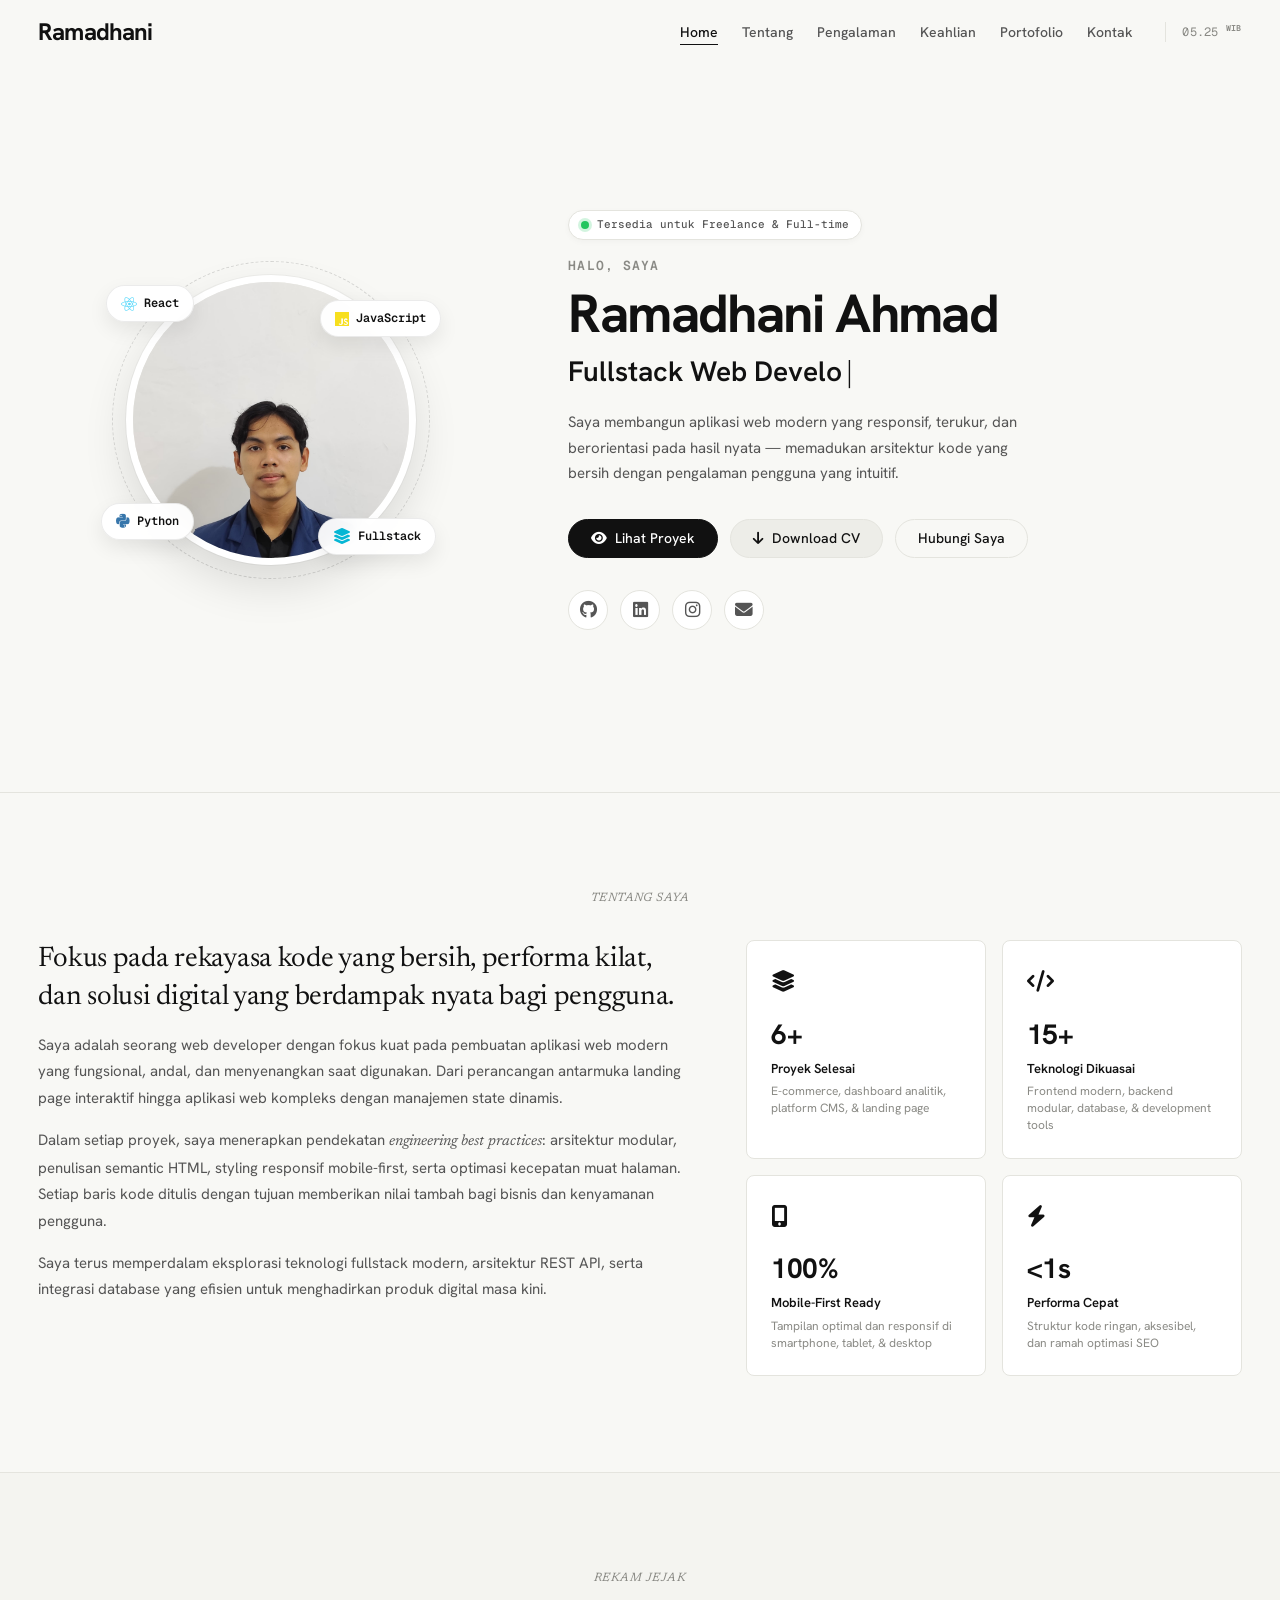
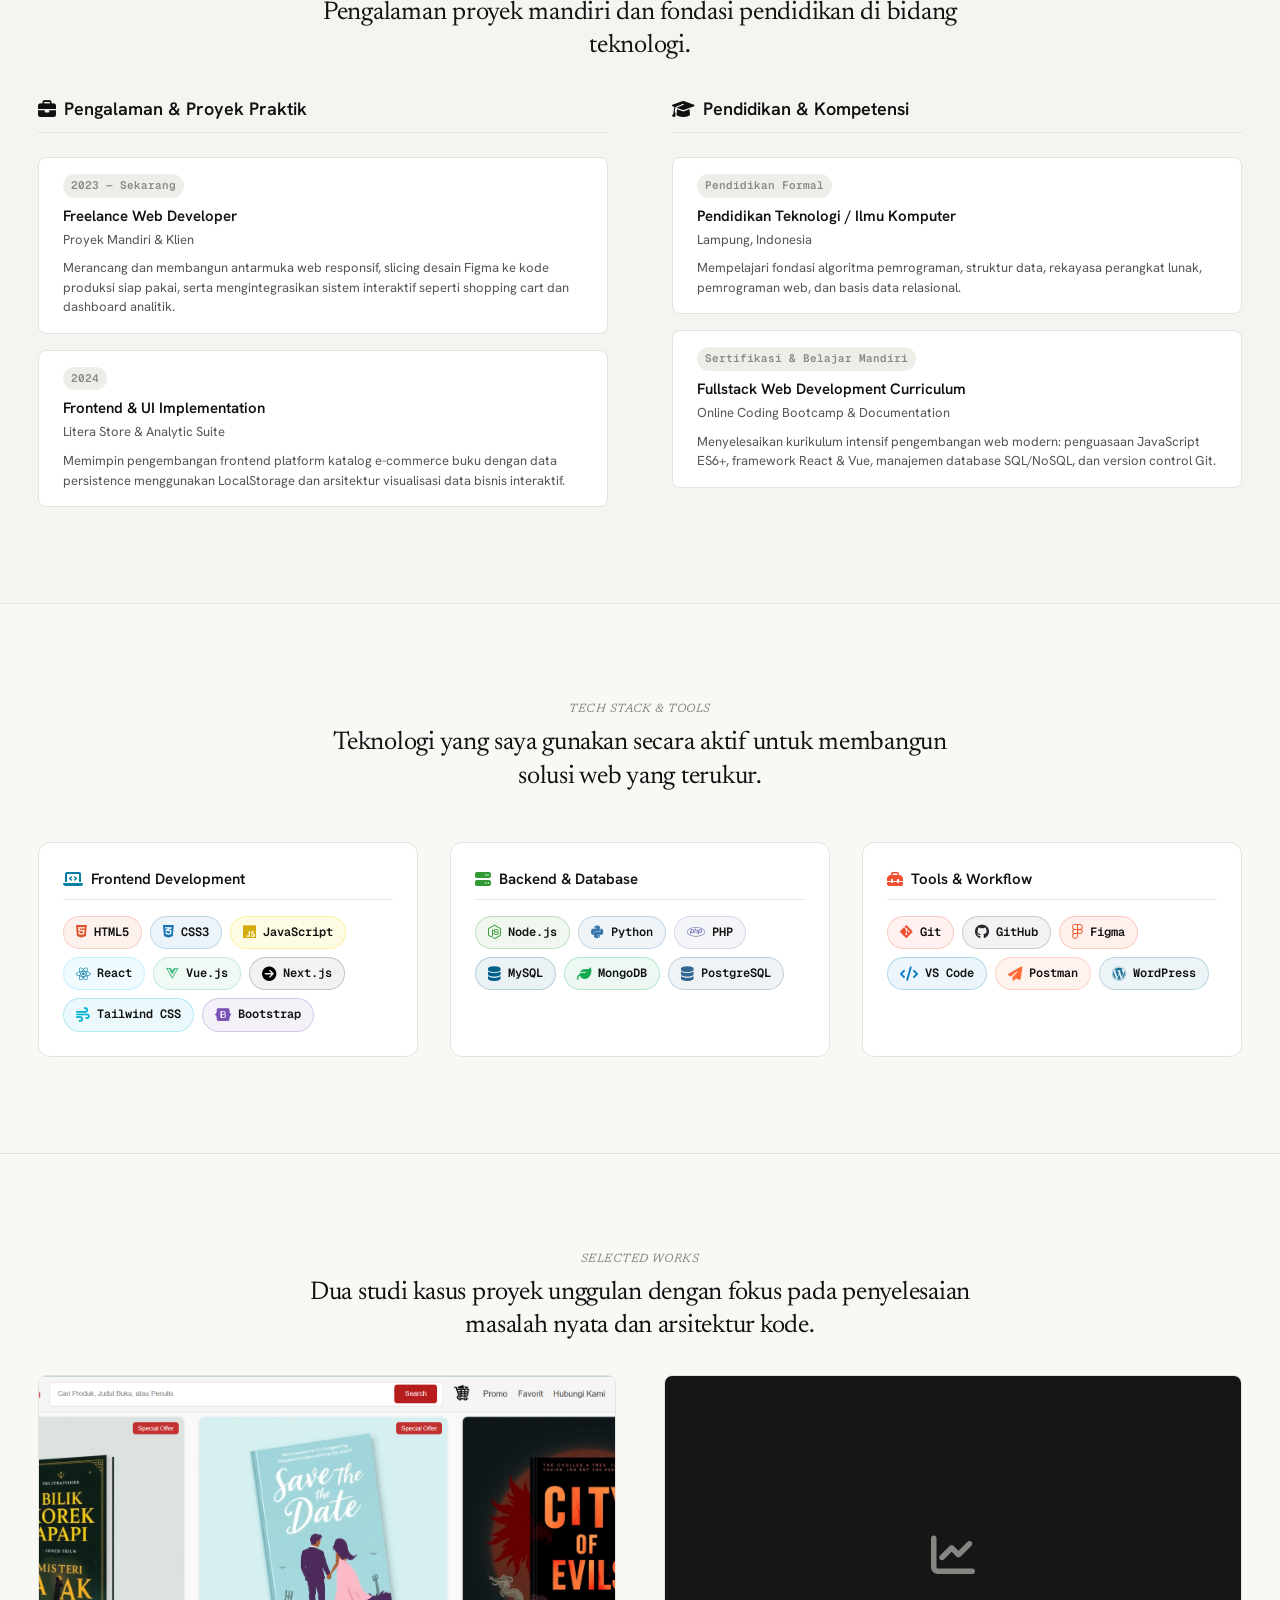
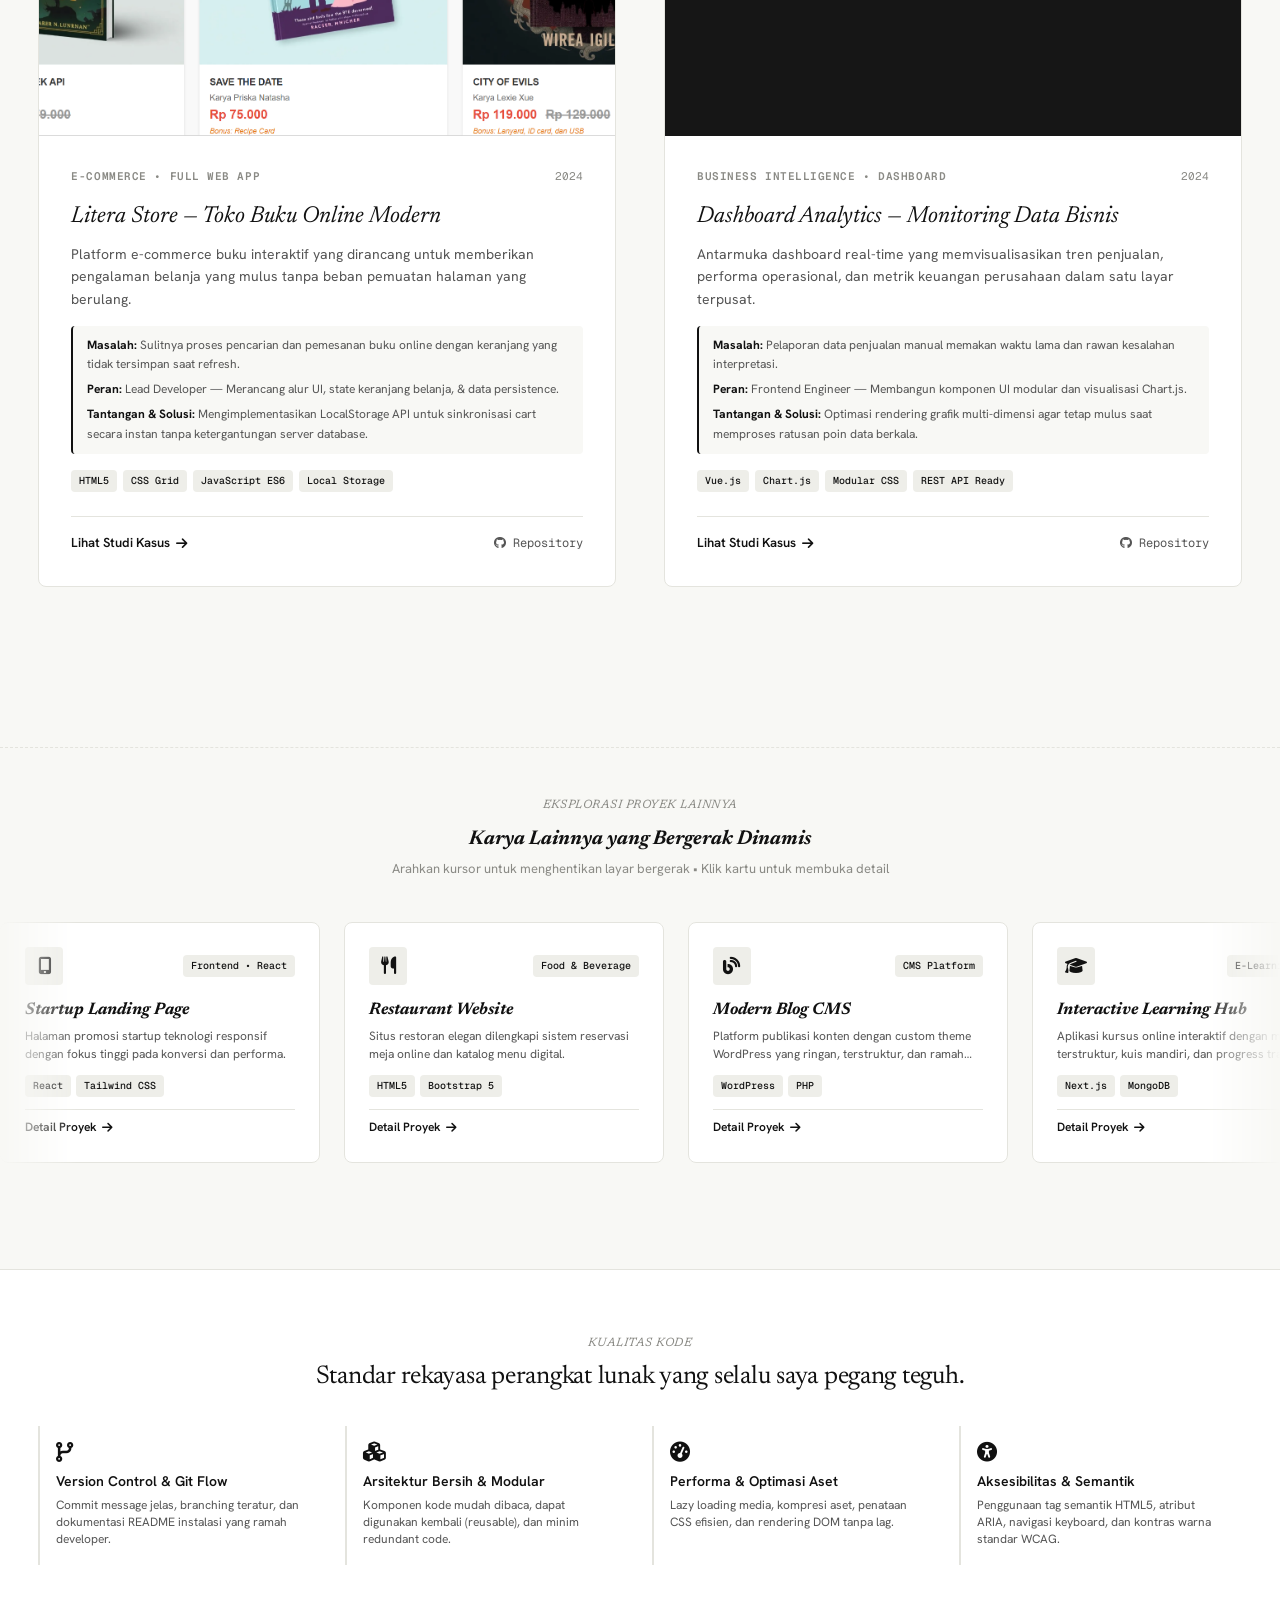
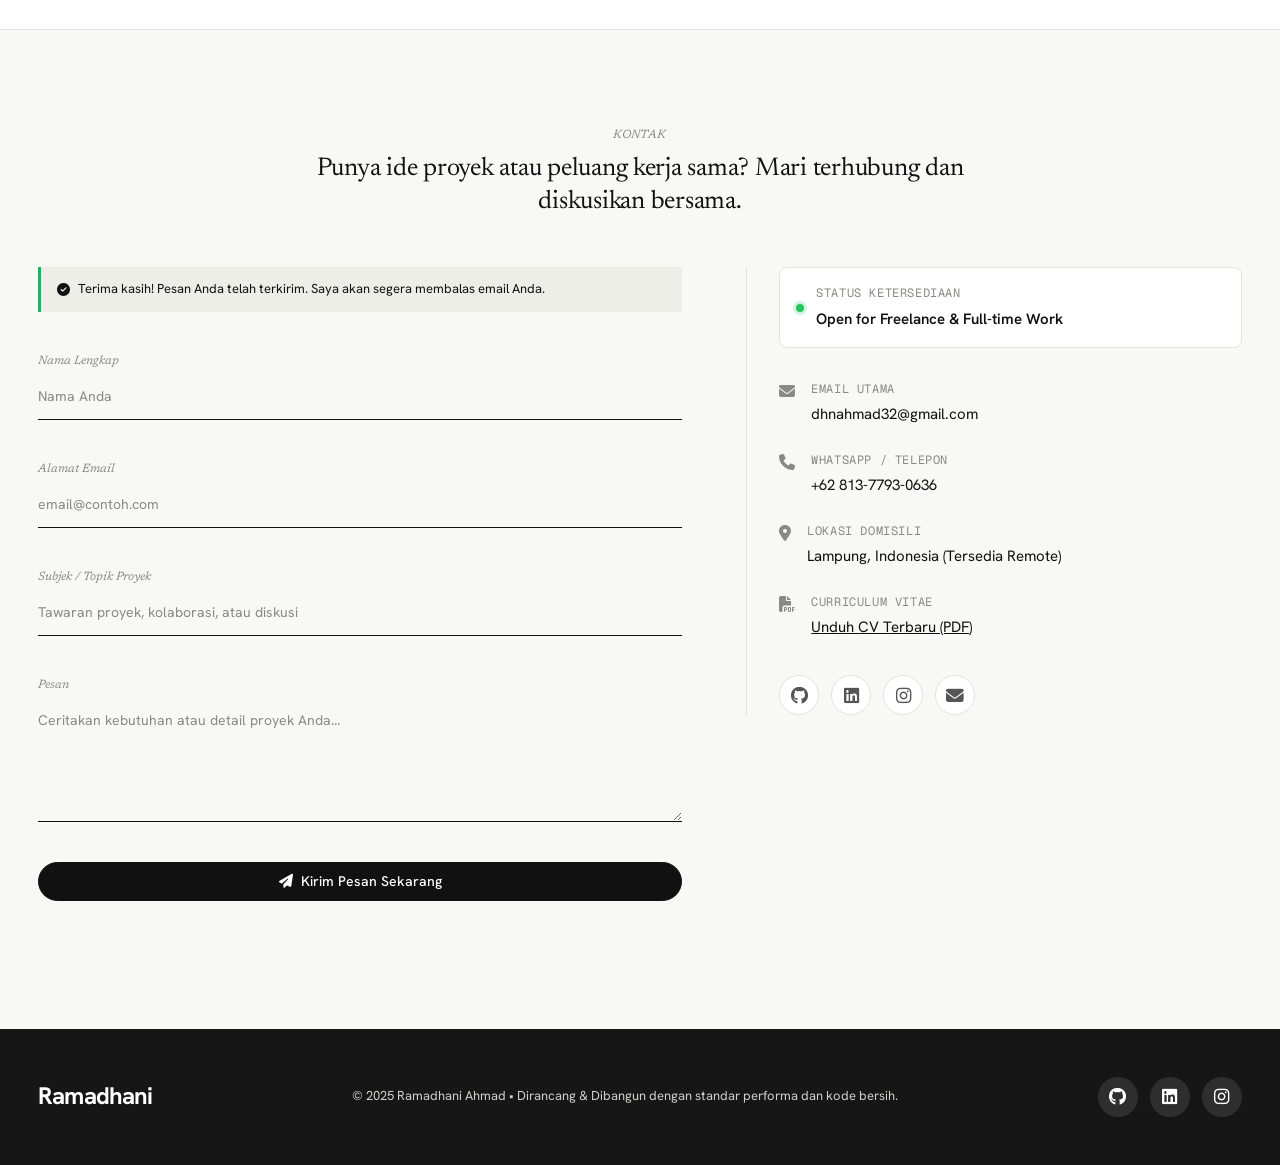
<file: index.html>
<!DOCTYPE html>
<html lang="id">
<head>
    <meta charset="UTF-8">
    <meta name="viewport" content="width=device-width, initial-scale=1.0">
    <title>Ramadhani Ahmad — Fullstack Web Developer Portfolio</title>
    <meta name="description" content="Portofolio Ramadhani Ahmad — Fullstack Web Developer yang membangun aplikasi web modern, responsif, terukur, dan berorientasi pada hasil nyata.">
    <meta name="keywords" content="Ramadhani Ahmad, Web Developer, Fullstack Developer, Frontend Developer, Portofolio, HTML, CSS, JavaScript, React, Vue, PHP, Tailwind">
    <meta name="author" content="Ramadhani Ahmad">

    <!-- Open Graph / Facebook / LinkedIn -->
    <meta property="og:type" content="website">
    <meta property="og:url" content="https://dhani57.github.io/">
    <meta property="og:title" content="Ramadhani Ahmad — Fullstack Web Developer">
    <meta property="og:description" content="Membangun website modern, responsif, dan user-friendly dengan arsitektur kode yang bersih.">
    <meta property="og:image" content="assets/images/PasFoto.jpg">

    <!-- Twitter -->
    <meta property="twitter:card" content="summary_large_image">
    <meta property="twitter:url" content="https://dhani57.github.io/">
    <meta property="twitter:title" content="Ramadhani Ahmad — Fullstack Web Developer">
    <meta property="twitter:description" content="Membangun website modern, responsif, dan user-friendly dengan arsitektur kode yang bersih.">
    <meta property="twitter:image" content="assets/images/PasFoto.jpg">

    <!-- Google Fonts -->
    <link rel="preconnect" href="https://fonts.googleapis.com">
    <link rel="preconnect" href="https://fonts.gstatic.com" crossorigin>
    <link href="https://fonts.googleapis.com/css2?family=Hanken+Grotesk:wght@300;400;500;600;700&family=Newsreader:ital,wght@0,400;1,400;1,500&family=Geist+Mono:wght@400;500;600&display=swap" rel="stylesheet">
    
    <!-- Font Awesome Icons -->
    <link rel="stylesheet" href="https://cdnjs.cloudflare.com/ajax/libs/font-awesome/6.4.0/css/all.min.css">
    
    <!-- Main Stylesheet -->
    <link rel="stylesheet" href="css/styles.css">
</head>
<body>

    <!-- ===== HEADER ===== -->
    <header class="site-header" id="site-header">
        <div class="header-inner">
            <a href="#home" class="site-logo">Ramadhani</a>

            <nav class="site-nav" aria-label="Navigasi utama">
                <ul class="nav-list">
                    <li><a href="#home" class="nav-link active">Home</a></li>
                    <li><a href="#about" class="nav-link">Tentang</a></li>
                    <li><a href="#experience" class="nav-link">Pengalaman</a></li>
                    <li><a href="#skills" class="nav-link">Keahlian</a></li>
                    <li><a href="#portfolio" class="nav-link">Portofolio</a></li>
                    <li><a href="#contact" class="nav-link">Kontak</a></li>
                </ul>
                <span class="nav-clock" id="nav-clock" aria-label="Waktu WIB"></span>
            </nav>

            <button class="hamburger" id="hamburger" aria-label="Buka menu" aria-expanded="false" aria-controls="mobile-menu">
                <span></span>
                <span></span>
                <span></span>
            </button>
        </div>

        <!-- Mobile Menu -->
        <div class="mobile-menu" id="mobile-menu" aria-hidden="true">
            <ul class="mobile-nav-list">
                <li><a href="#home" class="mobile-nav-link">Home</a></li>
                <li><a href="#about" class="mobile-nav-link">Tentang</a></li>
                <li><a href="#experience" class="mobile-nav-link">Pengalaman</a></li>
                <li><a href="#skills" class="mobile-nav-link">Keahlian</a></li>
                <li><a href="#portfolio" class="mobile-nav-link">Portofolio</a></li>
                <li><a href="#contact" class="mobile-nav-link">Kontak</a></li>
            </ul>
        </div>
    </header>

    <main>

        <!-- ===== HERO SECTION (PAS FOTO DI SEBELAH KIRI DENGAN ANIMASI) ===== -->
        <section id="home" class="section-hero reveal">
            <div class="hero-grid">

                <!-- Left Column: PasFoto with Glow Frame & Animated Floating Tech Badges -->
                <div class="hero-visual-col">
                    <div class="hero-avatar-wrapper">
                        <div class="hero-avatar-aura"></div>
                        <div class="hero-avatar-frame">
                            <img src="assets/images/PasFoto.jpg" alt="Pas Foto Ramadhani Ahmad" loading="eager">
                        </div>

                        <!-- Floating Animated Tech Badges -->
                        <div class="floating-badge badge-react">
                            <i class="fab fa-react"></i>
                            <span>React</span>
                        </div>
                        <div class="floating-badge badge-js">
                            <i class="fab fa-js"></i>
                            <span>JavaScript</span>
                        </div>
                        <div class="floating-badge badge-python">
                            <i class="fab fa-python"></i>
                            <span>Python</span>
                        </div>
                        <div class="floating-badge badge-fullstack">
                            <i class="fas fa-layer-group"></i>
                            <span>Fullstack</span>
                        </div>
                    </div>
                </div>

                <!-- Right Column: Hero Intro Content -->
                <div class="hero-content-col">
                    <div class="hero-status-pill">
                        <span class="status-dot"></span>
                        <span>Tersedia untuk Freelance &amp; Full-time</span>
                    </div>

                    <p class="hero-eyebrow">HALO, SAYA</p>
                    <h1 class="hero-name">Ramadhani Ahmad</h1>

                    <div class="hero-role-wrapper">
                        <span class="hero-role-text">Fullstack Web Developer</span>
                        <span class="hero-role-cursor">|</span>
                    </div>

                    <p class="hero-description">
                        Saya membangun aplikasi web modern yang responsif, terukur, dan berorientasi pada hasil nyata — memadukan arsitektur kode yang bersih dengan pengalaman pengguna yang intuitif.
                    </p>

                    <div class="hero-actions">
                        <a href="#portfolio" class="btn-pill btn-pill--primary">
                            <i class="fas fa-eye"></i>
                            <span>Lihat Proyek</span>
                        </a>
                        <a href="assets/images/PasFoto.jpg" class="btn-pill btn-pill--accent" download="CV-Ramadhani-Ahmad.pdf">
                            <i class="fas fa-arrow-down"></i>
                            <span>Download CV</span>
                        </a>
                        <a href="#contact" class="btn-pill">
                            <span>Hubungi Saya</span>
                        </a>
                    </div>

                    <div class="hero-social-list">
                        <a href="https://github.com/dhani57" target="_blank" rel="noopener" aria-label="GitHub Ramadhani" class="social-pill-link">
                            <i class="fab fa-github"></i>
                        </a>
                        <a href="https://www.linkedin.com/in/ramadhani-ahmad/" target="_blank" rel="noopener" aria-label="LinkedIn Ramadhani" class="social-pill-link">
                            <i class="fab fa-linkedin"></i>
                        </a>
                        <a href="https://www.instagram.com/ramadhnii_ahmd/" target="_blank" rel="noopener" aria-label="Instagram Ramadhani" class="social-pill-link">
                            <i class="fab fa-instagram"></i>
                        </a>
                        <a href="mailto:dhnahmad32@gmail.com" aria-label="Email Ramadhani" class="social-pill-link">
                            <i class="fas fa-envelope"></i>
                        </a>
                    </div>
                </div>

            </div>
        </section>

        <!-- ===== ABOUT SECTION (FOTO HANYA 1 DI HERO, TAMPILAN EDITORIAL + METRIK) ===== -->
        <section id="about" class="section-about reveal">
            <div class="container">
                <p class="eyebrow"><em>Tentang Saya</em></p>
                <div class="about-editorial-wrap">
                    
                    <div class="about-narrative">
                        <h2 class="statement">
                            Fokus pada rekayasa kode yang bersih, performa kilat, dan solusi digital yang berdampak nyata bagi pengguna.
                        </h2>
                        <p class="body-text">
                            Saya adalah seorang web developer dengan fokus kuat pada pembuatan aplikasi web modern yang fungsional, andal, dan menyenangkan saat digunakan. Dari perancangan antarmuka landing page interaktif hingga aplikasi web kompleks dengan manajemen state dinamis.
                        </p>
                        <p class="body-text">
                            Dalam setiap proyek, saya menerapkan pendekatan <em>engineering best practices</em>: arsitektur modular, penulisan semantic HTML, styling responsif mobile-first, serta optimasi kecepatan muat halaman. Setiap baris kode ditulis dengan tujuan memberikan nilai tambah bagi bisnis dan kenyamanan pengguna.
                        </p>
                        <p class="body-text">
                            Saya terus memperdalam eksplorasi teknologi fullstack modern, arsitektur REST API, serta integrasi database yang efisien untuk menghadirkan produk digital masa kini.
                        </p>
                    </div>

                    <!-- Highlight Stat Cards (Poin 4 Panduan Portfolio) -->
                    <div class="about-stats-grid">
                        <div class="stat-card">
                            <div class="stat-icon"><i class="fas fa-layer-group"></i></div>
                            <span class="stat-number">6+</span>
                            <span class="stat-label">Proyek Selesai</span>
                            <span class="stat-sub">E-commerce, dashboard analitik, platform CMS, &amp; landing page</span>
                        </div>
                        <div class="stat-card">
                            <div class="stat-icon"><i class="fas fa-code"></i></div>
                            <span class="stat-number">15+</span>
                            <span class="stat-label">Teknologi Dikuasai</span>
                            <span class="stat-sub">Frontend modern, backend modular, database, &amp; development tools</span>
                        </div>
                        <div class="stat-card">
                            <div class="stat-icon"><i class="fas fa-mobile-alt"></i></div>
                            <span class="stat-number">100%</span>
                            <span class="stat-label">Mobile-First Ready</span>
                            <span class="stat-sub">Tampilan optimal dan responsif di smartphone, tablet, &amp; desktop</span>
                        </div>
                        <div class="stat-card">
                            <div class="stat-icon"><i class="fas fa-bolt"></i></div>
                            <span class="stat-number">&lt;1s</span>
                            <span class="stat-label">Performa Cepat</span>
                            <span class="stat-sub">Struktur kode ringan, aksesibel, dan ramah optimasi SEO</span>
                        </div>
                    </div>

                </div>
            </div>
        </section>

        <!-- ===== PENGALAMAN & PENDIDIKAN (POIN 5 PANDUAN PORTFOLIO) ===== -->
        <section id="experience" class="section-experience reveal">
            <div class="container">
                <p class="eyebrow"><em>Rekam Jejak</em></p>
                <p class="statement statement--center">
                    Pengalaman proyek mandiri dan fondasi pendidikan di bidang teknologi.
                </p>

                <div class="experience-grid">
                    
                    <!-- Column 1: Pengalaman Proyek -->
                    <div class="experience-column">
                        <h3 class="experience-column-title">
                            <i class="fas fa-briefcase"></i>
                            <span>Pengalaman &amp; Proyek Praktik</span>
                        </h3>
                        <div class="timeline-list">
                            <div class="timeline-item">
                                <div class="timeline-meta">
                                    <span class="timeline-period">2023 — Sekarang</span>
                                </div>
                                <h4 class="timeline-role">Freelance Web Developer</h4>
                                <p class="timeline-institution">Proyek Mandiri &amp; Klien</p>
                                <p class="timeline-desc">
                                    Merancang dan membangun antarmuka web responsif, slicing desain Figma ke kode produksi siap pakai, serta mengintegrasikan sistem interaktif seperti shopping cart dan dashboard analitik.
                                </p>
                            </div>
                            <div class="timeline-item">
                                <div class="timeline-meta">
                                    <span class="timeline-period">2024</span>
                                </div>
                                <h4 class="timeline-role">Frontend &amp; UI Implementation</h4>
                                <p class="timeline-institution">Litera Store &amp; Analytic Suite</p>
                                <p class="timeline-desc">
                                    Memimpin pengembangan frontend platform katalog e-commerce buku dengan data persistence menggunakan LocalStorage dan arsitektur visualisasi data bisnis interaktif.
                                </p>
                            </div>
                        </div>
                    </div>

                    <!-- Column 2: Pendidikan & Pelatihan -->
                    <div class="experience-column">
                        <h3 class="experience-column-title">
                            <i class="fas fa-graduation-cap"></i>
                            <span>Pendidikan &amp; Kompetensi</span>
                        </h3>
                        <div class="timeline-list">
                            <div class="timeline-item">
                                <div class="timeline-meta">
                                    <span class="timeline-period">Pendidikan Formal</span>
                                </div>
                                <h4 class="timeline-role">Pendidikan Teknologi / Ilmu Komputer</h4>
                                <p class="timeline-institution">Lampung, Indonesia</p>
                                <p class="timeline-desc">
                                    Mempelajari fondasi algoritma pemrograman, struktur data, rekayasa perangkat lunak, pemrograman web, dan basis data relasional.
                                </p>
                            </div>
                            <div class="timeline-item">
                                <div class="timeline-meta">
                                    <span class="timeline-period">Sertifikasi &amp; Belajar Mandiri</span>
                                </div>
                                <h4 class="timeline-role">Fullstack Web Development Curriculum</h4>
                                <p class="timeline-institution">Online Coding Bootcamp &amp; Documentation</p>
                                <p class="timeline-desc">
                                    Menyelesaikan kurikulum intensif pengembangan web modern: penguasaan JavaScript ES6+, framework React &amp; Vue, manajemen database SQL/NoSQL, dan version control Git.
                                </p>
                            </div>
                        </div>
                    </div>

                </div>
            </div>
        </section>

        <!-- ===== SKILLS / TECH STACK DENGAN WARNA BRAND HIDUP (POIN 3) ===== -->
        <section id="skills" class="section-skills reveal">
            <div class="container">
                <p class="eyebrow"><em>Tech Stack &amp; Tools</em></p>
                <p class="statement statement--center">
                    Teknologi yang saya gunakan secara aktif untuk membangun solusi web yang terukur.
                </p>

                <div class="skills-groups">

                    <!-- Frontend Group -->
                    <div class="skills-group">
                        <div class="skills-group-header">
                            <i class="fas fa-laptop-code" style="color: #087EA4;"></i>
                            <h3 class="skills-group-title">Frontend Development</h3>
                        </div>
                        <div class="vibrant-chips-grid">
                            <div class="tech-chip" data-tech="html5">
                                <i class="fab fa-html5"></i>
                                <span>HTML5</span>
                            </div>
                            <div class="tech-chip" data-tech="css3">
                                <i class="fab fa-css3-alt"></i>
                                <span>CSS3</span>
                            </div>
                            <div class="tech-chip" data-tech="javascript">
                                <i class="fab fa-js"></i>
                                <span>JavaScript</span>
                            </div>
                            <div class="tech-chip" data-tech="react">
                                <i class="fab fa-react"></i>
                                <span>React</span>
                            </div>
                            <div class="tech-chip" data-tech="vue">
                                <i class="fab fa-vuejs"></i>
                                <span>Vue.js</span>
                            </div>
                            <div class="tech-chip" data-tech="nextjs">
                                <i class="fas fa-arrow-circle-right"></i>
                                <span>Next.js</span>
                            </div>
                            <div class="tech-chip" data-tech="tailwind">
                                <i class="fas fa-wind"></i>
                                <span>Tailwind CSS</span>
                            </div>
                            <div class="tech-chip" data-tech="bootstrap">
                                <i class="fab fa-bootstrap"></i>
                                <span>Bootstrap</span>
                            </div>
                        </div>
                    </div>

                    <!-- Backend & Database Group -->
                    <div class="skills-group">
                        <div class="skills-group-header">
                            <i class="fas fa-server" style="color: #339933;"></i>
                            <h3 class="skills-group-title">Backend &amp; Database</h3>
                        </div>
                        <div class="vibrant-chips-grid">
                            <div class="tech-chip" data-tech="nodejs">
                                <i class="fab fa-node-js"></i>
                                <span>Node.js</span>
                            </div>
                            <div class="tech-chip" data-tech="python">
                                <i class="fab fa-python"></i>
                                <span>Python</span>
                            </div>
                            <div class="tech-chip" data-tech="php">
                                <i class="fab fa-php"></i>
                                <span>PHP</span>
                            </div>
                            <div class="tech-chip" data-tech="mysql">
                                <i class="fas fa-database"></i>
                                <span>MySQL</span>
                            </div>
                            <div class="tech-chip" data-tech="mongodb">
                                <i class="fas fa-leaf"></i>
                                <span>MongoDB</span>
                            </div>
                            <div class="tech-chip" data-tech="postgresql">
                                <i class="fas fa-database"></i>
                                <span>PostgreSQL</span>
                            </div>
                        </div>
                    </div>

                    <!-- Tools & Workflow Group -->
                    <div class="skills-group">
                        <div class="skills-group-header">
                            <i class="fas fa-toolbox" style="color: #F05032;"></i>
                            <h3 class="skills-group-title">Tools &amp; Workflow</h3>
                        </div>
                        <div class="vibrant-chips-grid">
                            <div class="tech-chip" data-tech="git">
                                <i class="fab fa-git-alt"></i>
                                <span>Git</span>
                            </div>
                            <div class="tech-chip" data-tech="github">
                                <i class="fab fa-github"></i>
                                <span>GitHub</span>
                            </div>
                            <div class="tech-chip" data-tech="figma">
                                <i class="fab fa-figma"></i>
                                <span>Figma</span>
                            </div>
                            <div class="tech-chip" data-tech="vscode">
                                <i class="fas fa-code"></i>
                                <span>VS Code</span>
                            </div>
                            <div class="tech-chip" data-tech="postman">
                                <i class="fas fa-paper-plane"></i>
                                <span>Postman</span>
                            </div>
                            <div class="tech-chip" data-tech="wordpress">
                                <i class="fab fa-wordpress"></i>
                                <span>WordPress</span>
                            </div>
                        </div>
                    </div>

                </div>
            </div>
        </section>

        <!-- ===== SELECTED WORKS: 2 PROYEK UNGGULAN (POIN 2 PANDUAN) ===== -->
        <section id="portfolio" class="section-works reveal">
            <div class="container">
                <p class="eyebrow"><em>Selected Works</em></p>
                <p class="statement statement--center">
                    Dua studi kasus proyek unggulan dengan fokus pada penyelesaian masalah nyata dan arsitektur kode.
                </p>

                <div class="featured-works-grid">

                    <!-- Featured Case Study 1: Litera Store -->
                    <article class="case-study-card" aria-label="Studi Kasus Litera Store">
                        <a href="project-litera-store.html" class="case-study-media-link" aria-label="Lihat studi kasus Litera Store">
                            <div class="case-study-media">
                                <img src="assets/images/Litera_store.png" alt="Litera Store E-Commerce Platform" loading="lazy">
                            </div>
                        </a>
                        <div class="case-study-body">
                            <div class="case-study-badge-row">
                                <span class="case-study-category">E-Commerce &bull; Full Web App</span>
                                <span class="case-study-year">2024</span>
                            </div>

                            <h3 class="case-study-title">
                                <a href="project-litera-store.html"><em>Litera Store — Toko Buku Online Modern</em></a>
                            </h3>

                            <p class="case-study-desc">
                                Platform e-commerce buku interaktif yang dirancang untuk memberikan pengalaman belanja yang mulus tanpa beban pemuatan halaman yang berulang.
                            </p>

                            <!-- Structured Case Study Points (Poin 2 Panduan) -->
                            <div class="case-study-specs">
                                <div><strong>Masalah:</strong> Sulitnya proses pencarian dan pemesanan buku online dengan keranjang yang tidak tersimpan saat refresh.</div>
                                <div><strong>Peran:</strong> Lead Developer — Merancang alur UI, state keranjang belanja, &amp; data persistence.</div>
                                <div><strong>Tantangan &amp; Solusi:</strong> Mengimplementasikan LocalStorage API untuk sinkronisasi cart secara instan tanpa ketergantungan server database.</div>
                            </div>

                            <div class="case-study-tags">
                                <span class="tag-mini">HTML5</span>
                                <span class="tag-mini">CSS Grid</span>
                                <span class="tag-mini">JavaScript ES6</span>
                                <span class="tag-mini">Local Storage</span>
                            </div>

                            <div class="case-study-actions">
                                <a href="project-litera-store.html" class="action-link">
                                    <span>Lihat Studi Kasus</span>
                                    <i class="fas fa-arrow-right"></i>
                                </a>
                                <a href="https://github.com/dhani57" target="_blank" rel="noopener" class="action-link-secondary" aria-label="Repo GitHub Litera Store">
                                    <i class="fab fa-github"></i> Repository
                                </a>
                            </div>
                        </div>
                    </article>

                    <!-- Featured Case Study 2: Dashboard Analytics -->
                    <article class="case-study-card" aria-label="Studi Kasus Dashboard Analytics">
                        <a href="project-dashboard.html" class="case-study-media-link" aria-label="Lihat studi kasus Dashboard Analytics">
                            <div class="case-study-media case-study-media--placeholder">
                                <div class="placeholder-inner-icon">
                                    <i class="fas fa-chart-line"></i>
                                </div>
                            </div>
                        </a>
                        <div class="case-study-body">
                            <div class="case-study-badge-row">
                                <span class="case-study-category">Business Intelligence &bull; Dashboard</span>
                                <span class="case-study-year">2024</span>
                            </div>

                            <h3 class="case-study-title">
                                <a href="project-dashboard.html"><em>Dashboard Analytics — Monitoring Data Bisnis</em></a>
                            </h3>

                            <p class="case-study-desc">
                                Antarmuka dashboard real-time yang memvisualisasikan tren penjualan, performa operasional, dan metrik keuangan perusahaan dalam satu layar terpusat.
                            </p>

                            <!-- Structured Case Study Points (Poin 2 Panduan) -->
                            <div class="case-study-specs">
                                <div><strong>Masalah:</strong> Pelaporan data penjualan manual memakan waktu lama dan rawan kesalahan interpretasi.</div>
                                <div><strong>Peran:</strong> Frontend Engineer — Membangun komponen UI modular dan visualisasi Chart.js.</div>
                                <div><strong>Tantangan &amp; Solusi:</strong> Optimasi rendering grafik multi-dimensi agar tetap mulus saat memproses ratusan poin data berkala.</div>
                            </div>

                            <div class="case-study-tags">
                                <span class="tag-mini">Vue.js</span>
                                <span class="tag-mini">Chart.js</span>
                                <span class="tag-mini">Modular CSS</span>
                                <span class="tag-mini">REST API Ready</span>
                            </div>

                            <div class="case-study-actions">
                                <a href="project-dashboard.html" class="action-link">
                                    <span>Lihat Studi Kasus</span>
                                    <i class="fas fa-arrow-right"></i>
                                </a>
                                <a href="https://github.com/dhani57" target="_blank" rel="noopener" class="action-link-secondary" aria-label="Repo GitHub Dashboard">
                                    <i class="fab fa-github"></i> Repository
                                </a>
                            </div>
                        </div>
                    </article>

                </div>
            </div>
        </section>

        <!-- ===== LAYAR BERGERAK: PROYEK LAINNYA (INFINITE MARQUEE SHOWCASE) ===== -->
        <section class="section-marquee-showcase">
            <div class="container">
                <div class="marquee-header-wrap">
                    <p class="eyebrow"><em>Eksplorasi Proyek Lainnya</em></p>
                    <h3 class="marquee-title">Karya Lainnya yang Bergerak Dinamis</h3>
                    <p class="marquee-subtitle">Arahkan kursor untuk menghentikan layar bergerak &bull; Klik kartu untuk membuka detail</p>
                </div>
            </div>

            <!-- Continuous Infinite Moving Marquee Track -->
            <div class="marquee-container" aria-label="Layar bergerak menampilkan proyek web lainnya">
                <div class="marquee-track">

                    <!-- Project Card 1: Landing Page -->
                    <div class="marquee-card">
                        <div class="marquee-card-top">
                            <div class="marquee-card-icon"><i class="fas fa-mobile-alt"></i></div>
                            <span class="tag-mini">Frontend &bull; React</span>
                        </div>
                        <h4 class="marquee-card-title">Startup Landing Page</h4>
                        <p class="marquee-card-desc">Halaman promosi startup teknologi responsif dengan fokus tinggi pada konversi dan performa.</p>
                        <div class="marquee-card-tags">
                            <span class="tag-mini">React</span>
                            <span class="tag-mini">Tailwind CSS</span>
                        </div>
                        <a href="project-landing-page.html" class="marquee-card-link">
                            <span>Detail Proyek</span>
                            <i class="fas fa-arrow-right"></i>
                        </a>
                    </div>

                    <!-- Project Card 2: Restaurant Website -->
                    <div class="marquee-card">
                        <div class="marquee-card-top">
                            <div class="marquee-card-icon"><i class="fas fa-utensils"></i></div>
                            <span class="tag-mini">Food &amp; Beverage</span>
                        </div>
                        <h4 class="marquee-card-title">Restaurant Website</h4>
                        <p class="marquee-card-desc">Situs restoran elegan dilengkapi sistem reservasi meja online dan katalog menu digital.</p>
                        <div class="marquee-card-tags">
                            <span class="tag-mini">HTML5</span>
                            <span class="tag-mini">Bootstrap 5</span>
                        </div>
                        <a href="project-restaurant.html" class="marquee-card-link">
                            <span>Detail Proyek</span>
                            <i class="fas fa-arrow-right"></i>
                        </a>
                    </div>

                    <!-- Project Card 3: Blog Platform -->
                    <div class="marquee-card">
                        <div class="marquee-card-top">
                            <div class="marquee-card-icon"><i class="fas fa-blog"></i></div>
                            <span class="tag-mini">CMS Platform</span>
                        </div>
                        <h4 class="marquee-card-title">Modern Blog CMS</h4>
                        <p class="marquee-card-desc">Platform publikasi konten dengan custom theme WordPress yang ringan, terstruktur, dan ramah SEO.</p>
                        <div class="marquee-card-tags">
                            <span class="tag-mini">WordPress</span>
                            <span class="tag-mini">PHP</span>
                        </div>
                        <a href="project-blog.html" class="marquee-card-link">
                            <span>Detail Proyek</span>
                            <i class="fas fa-arrow-right"></i>
                        </a>
                    </div>

                    <!-- Project Card 4: Learning Platform -->
                    <div class="marquee-card">
                        <div class="marquee-card-top">
                            <div class="marquee-card-icon"><i class="fas fa-graduation-cap"></i></div>
                            <span class="tag-mini">E-Learning App</span>
                        </div>
                        <h4 class="marquee-card-title">Interactive Learning Hub</h4>
                        <p class="marquee-card-desc">Aplikasi kursus online interaktif dengan modul terstruktur, kuis mandiri, dan progress tracker.</p>
                        <div class="marquee-card-tags">
                            <span class="tag-mini">Next.js</span>
                            <span class="tag-mini">MongoDB</span>
                        </div>
                        <a href="project-learning.html" class="marquee-card-link">
                            <span>Detail Proyek</span>
                            <i class="fas fa-arrow-right"></i>
                        </a>
                    </div>

                    <!-- DUPLICATE TRACK FOR SEAMLESS INFINITE LOOP -->
                    <div class="marquee-card" aria-hidden="true">
                        <div class="marquee-card-top">
                            <div class="marquee-card-icon"><i class="fas fa-mobile-alt"></i></div>
                            <span class="tag-mini">Frontend &bull; React</span>
                        </div>
                        <h4 class="marquee-card-title">Startup Landing Page</h4>
                        <p class="marquee-card-desc">Halaman promosi startup teknologi responsif dengan fokus tinggi pada konversi dan performa.</p>
                        <div class="marquee-card-tags">
                            <span class="tag-mini">React</span>
                            <span class="tag-mini">Tailwind CSS</span>
                        </div>
                        <a href="project-landing-page.html" class="marquee-card-link" tabindex="-1">
                            <span>Detail Proyek</span>
                            <i class="fas fa-arrow-right"></i>
                        </a>
                    </div>

                    <div class="marquee-card" aria-hidden="true">
                        <div class="marquee-card-top">
                            <div class="marquee-card-icon"><i class="fas fa-utensils"></i></div>
                            <span class="tag-mini">Food &amp; Beverage</span>
                        </div>
                        <h4 class="marquee-card-title">Restaurant Website</h4>
                        <p class="marquee-card-desc">Situs restoran elegan dilengkapi sistem reservasi meja online dan katalog menu digital.</p>
                        <div class="marquee-card-tags">
                            <span class="tag-mini">HTML5</span>
                            <span class="tag-mini">Bootstrap 5</span>
                        </div>
                        <a href="project-restaurant.html" class="marquee-card-link" tabindex="-1">
                            <span>Detail Proyek</span>
                            <i class="fas fa-arrow-right"></i>
                        </a>
                    </div>

                    <div class="marquee-card" aria-hidden="true">
                        <div class="marquee-card-top">
                            <div class="marquee-card-icon"><i class="fas fa-blog"></i></div>
                            <span class="tag-mini">CMS Platform</span>
                        </div>
                        <h4 class="marquee-card-title">Modern Blog CMS</h4>
                        <p class="marquee-card-desc">Platform publikasi konten dengan custom theme WordPress yang ringan, terstruktur, dan ramah SEO.</p>
                        <div class="marquee-card-tags">
                            <span class="tag-mini">WordPress</span>
                            <span class="tag-mini">PHP</span>
                        </div>
                        <a href="project-blog.html" class="marquee-card-link" tabindex="-1">
                            <span>Detail Proyek</span>
                            <i class="fas fa-arrow-right"></i>
                        </a>
                    </div>

                    <div class="marquee-card" aria-hidden="true">
                        <div class="marquee-card-top">
                            <div class="marquee-card-icon"><i class="fas fa-graduation-cap"></i></div>
                            <span class="tag-mini">E-Learning App</span>
                        </div>
                        <h4 class="marquee-card-title">Interactive Learning Hub</h4>
                        <p class="marquee-card-desc">Aplikasi kursus online interaktif dengan modul terstruktur, kuis mandiri, dan progress tracker.</p>
                        <div class="marquee-card-tags">
                            <span class="tag-mini">Next.js</span>
                            <span class="tag-mini">MongoDB</span>
                        </div>
                        <a href="project-learning.html" class="marquee-card-link" tabindex="-1">
                            <span>Detail Proyek</span>
                            <i class="fas fa-arrow-right"></i>
                        </a>
                    </div>

                </div>
            </div>
        </section>

        <!-- ===== STANDAR KUALITAS KODE (POIN 6 PANDUAN PORTFOLIO) ===== -->
        <section class="section-code-quality reveal">
            <div class="container">
                <p class="eyebrow"><em>Kualitas Kode</em></p>
                <p class="statement statement--center">
                    Standar rekayasa perangkat lunak yang selalu saya pegang teguh.
                </p>

                <div class="code-quality-grid">
                    <div class="quality-card">
                        <i class="fas fa-code-branch"></i>
                        <h4>Version Control &amp; Git Flow</h4>
                        <p>Commit message jelas, branching teratur, dan dokumentasi README instalasi yang ramah developer.</p>
                    </div>
                    <div class="quality-card">
                        <i class="fas fa-cubes"></i>
                        <h4>Arsitektur Bersih &amp; Modular</h4>
                        <p>Komponen kode mudah dibaca, dapat digunakan kembali (reusable), dan minim redundant code.</p>
                    </div>
                    <div class="quality-card">
                        <i class="fas fa-tachometer-alt"></i>
                        <h4>Performa &amp; Optimasi Aset</h4>
                        <p>Lazy loading media, kompresi aset, penataan CSS efisien, dan rendering DOM tanpa lag.</p>
                    </div>
                    <div class="quality-card">
                        <i class="fas fa-universal-access"></i>
                        <h4>Aksesibilitas &amp; Semantik</h4>
                        <p>Penggunaan tag semantik HTML5, atribut ARIA, navigasi keyboard, dan kontras warna standar WCAG.</p>
                    </div>
                </div>
            </div>
        </section>

        <!-- ===== KONTAK & LINK PROFESIONAL (POIN 7 PANDUAN) ===== -->
        <section id="contact" class="section-contact reveal">
            <div class="container">
                <p class="eyebrow"><em>Kontak</em></p>
                <p class="statement statement--center">
                    Punya ide proyek atau peluang kerja sama? Mari terhubung dan diskusikan bersama.
                </p>

                <div class="contact-layout">

                    <!-- Interactive Form with Instant Validation -->
                    <form class="contact-form" id="contact-form" novalidate>
                        <div id="form-success" class="form-success" aria-live="polite" hidden>
                            <i class="fas fa-check-circle"></i>
                            <span>Terima kasih! Pesan Anda telah terkirim. Saya akan segera membalas email Anda.</span>
                        </div>

                        <div class="form-field">
                            <label class="input-label" for="name"><em>Nama Lengkap</em></label>
                            <input class="input" type="text" id="name" name="name" placeholder="Nama Anda" required autocomplete="name">
                            <span class="field-error" id="name-error" role="alert"></span>
                        </div>

                        <div class="form-field">
                            <label class="input-label" for="email"><em>Alamat Email</em></label>
                            <input class="input" type="email" id="email" name="email" placeholder="email@contoh.com" required autocomplete="email">
                            <span class="field-error" id="email-error" role="alert"></span>
                        </div>

                        <div class="form-field">
                            <label class="input-label" for="subject"><em>Subjek / Topik Proyek</em></label>
                            <input class="input" type="text" id="subject" name="subject" placeholder="Tawaran proyek, kolaborasi, atau diskusi" required>
                            <span class="field-error" id="subject-error" role="alert"></span>
                        </div>

                        <div class="form-field">
                            <label class="input-label" for="message"><em>Pesan</em></label>
                            <textarea class="input input--textarea" id="message" name="message" rows="5" placeholder="Ceritakan kebutuhan atau detail proyek Anda..." required></textarea>
                            <span class="field-error" id="message-error" role="alert"></span>
                        </div>

                        <button type="submit" class="btn-pill btn-pill--primary">
                            <i class="fas fa-paper-plane"></i>
                            <span>Kirim Pesan Sekarang</span>
                        </button>
                    </form>

                    <!-- Contact Details & Social Links -->
                    <div class="contact-info">
                        
                        <div class="contact-status-card">
                            <span class="status-dot"></span>
                            <div>
                                <span class="contact-info-label">Status Ketersediaan</span>
                                <span class="contact-info-value" style="font-weight: 600;">Open for Freelance &amp; Full-time Work</span>
                            </div>
                        </div>

                        <div class="contact-info-item">
                            <i class="fas fa-envelope" aria-hidden="true"></i>
                            <div>
                                <span class="contact-info-label">Email Utama</span>
                                <a href="mailto:dhnahmad32@gmail.com" class="contact-info-value">dhnahmad32@gmail.com</a>
                            </div>
                        </div>

                        <div class="contact-info-item">
                            <i class="fas fa-phone" aria-hidden="true"></i>
                            <div>
                                <span class="contact-info-label">WhatsApp / Telepon</span>
                                <a href="tel:+6281377930636" class="contact-info-value">+62 813-7793-0636</a>
                            </div>
                        </div>

                        <div class="contact-info-item">
                            <i class="fas fa-map-marker-alt" aria-hidden="true"></i>
                            <div>
                                <span class="contact-info-label">Lokasi Domisili</span>
                                <span class="contact-info-value">Lampung, Indonesia (Tersedia Remote)</span>
                            </div>
                        </div>

                        <div class="contact-info-item">
                            <i class="fas fa-file-pdf" aria-hidden="true"></i>
                            <div>
                                <span class="contact-info-label">Curriculum Vitae</span>
                                <a href="assets/images/PasFoto.jpg" download="CV-Ramadhani-Ahmad.pdf" class="contact-info-value" style="text-decoration: underline;">Unduh CV Terbaru (PDF)</a>
                            </div>
                        </div>

                        <div class="contact-social">
                            <a href="https://github.com/dhani57" target="_blank" rel="noopener" aria-label="GitHub" class="social-pill-link"><i class="fab fa-github"></i></a>
                            <a href="https://www.linkedin.com/in/ramadhani-ahmad/" target="_blank" rel="noopener" aria-label="LinkedIn" class="social-pill-link"><i class="fab fa-linkedin"></i></a>
                            <a href="https://www.instagram.com/ramadhnii_ahmd/" target="_blank" rel="noopener" aria-label="Instagram" class="social-pill-link"><i class="fab fa-instagram"></i></a>
                            <a href="mailto:dhnahmad32@gmail.com" aria-label="Email" class="social-pill-link"><i class="fas fa-envelope"></i></a>
                        </div>
                    </div>

                </div>
            </div>
        </section>

    </main>

    <!-- ===== FOOTER ===== -->
    <footer class="site-footer">
        <div class="footer-inner">
            <a href="#home" class="site-logo site-logo--inverse">Ramadhani</a>
            <p class="footer-copy">&copy; 2025 Ramadhani Ahmad &bull; Dirancang &amp; Dibangun dengan standar performa dan kode bersih.</p>
            <div class="footer-social">
                <a href="https://github.com/dhani57" target="_blank" rel="noopener" aria-label="GitHub" class="social-pill-link" style="background: rgba(255,255,255,0.1); border-color: transparent; color: #FFF;"><i class="fab fa-github"></i></a>
                <a href="https://www.linkedin.com/in/ramadhani-ahmad/" target="_blank" rel="noopener" aria-label="LinkedIn" class="social-pill-link" style="background: rgba(255,255,255,0.1); border-color: transparent; color: #FFF;"><i class="fab fa-linkedin"></i></a>
                <a href="https://www.instagram.com/ramadhnii_ahmd/" target="_blank" rel="noopener" aria-label="Instagram" class="social-pill-link" style="background: rgba(255,255,255,0.1); border-color: transparent; color: #FFF;"><i class="fab fa-instagram"></i></a>
            </div>
        </div>
    </footer>

    <!-- Scripts -->
    <script src="js/main.js"></script>
</body>
</html>
</file>
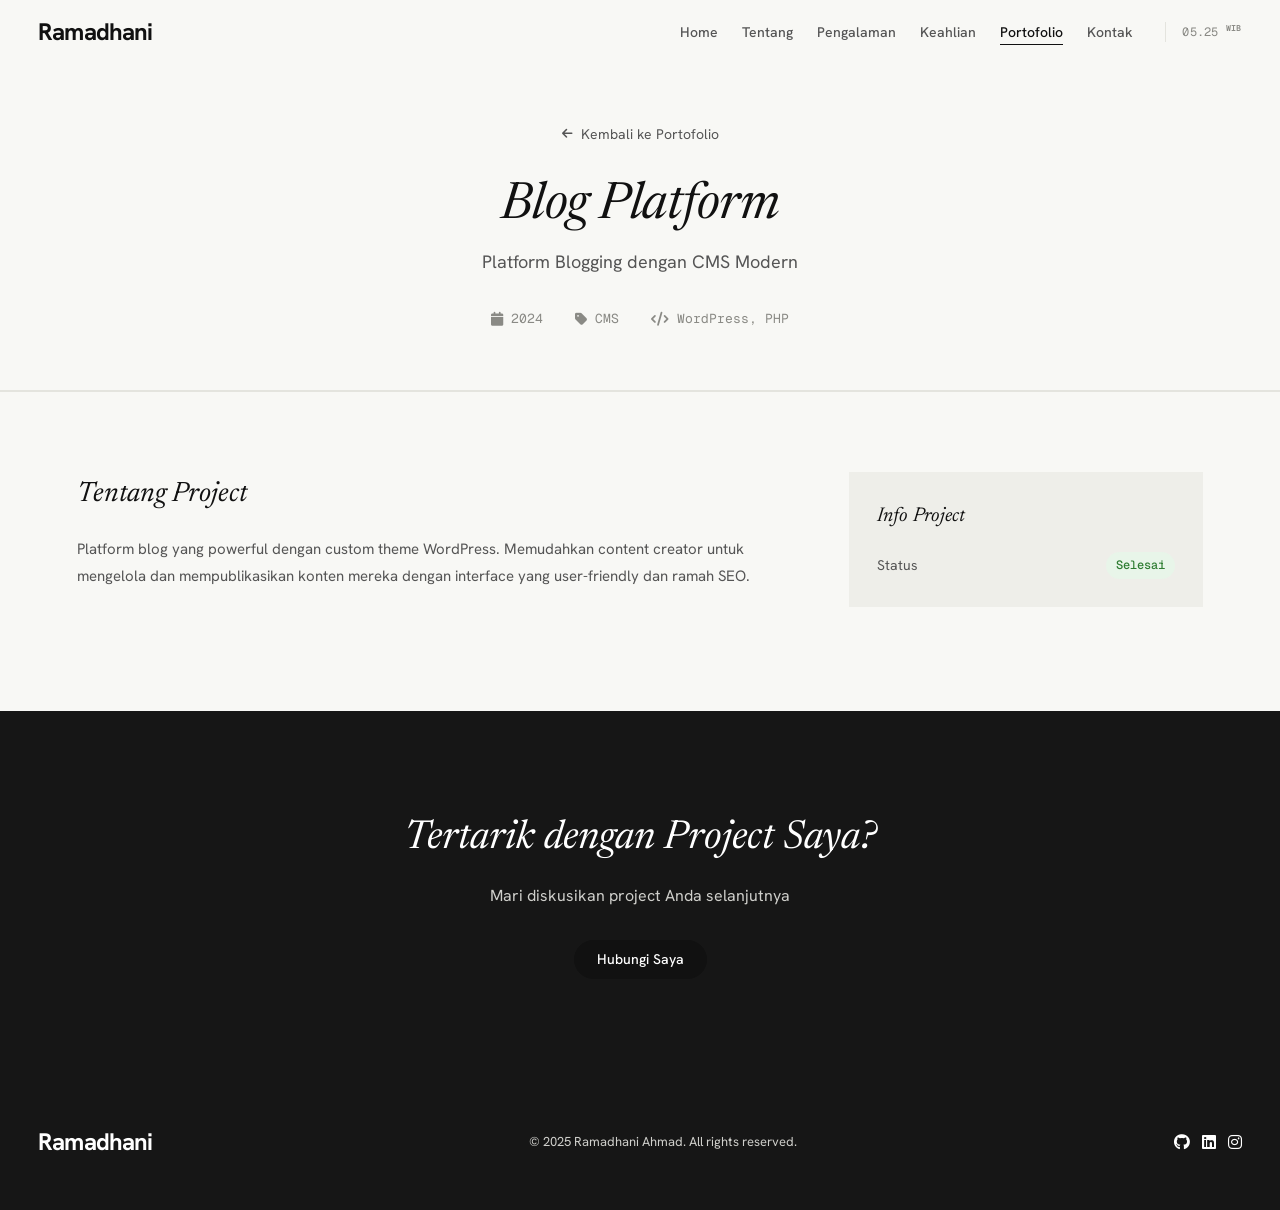
<file: project-blog.html>
<!DOCTYPE html>
<html lang="id">
<head>
    <meta charset="UTF-8">
    <meta name="viewport" content="width=device-width, initial-scale=1.0">
    <title>Blog Platform | Portofolio</title>
    <link rel="preconnect" href="https://fonts.googleapis.com">
    <link rel="preconnect" href="https://fonts.gstatic.com" crossorigin>
    <link href="https://fonts.googleapis.com/css2?family=Hanken+Grotesk:wght@300;400;700&family=Newsreader:ital,wght@0,400;1,400&family=Geist+Mono:wght@400&display=swap" rel="stylesheet">
    <link rel="stylesheet" href="https://cdnjs.cloudflare.com/ajax/libs/font-awesome/6.4.0/css/all.min.css">
    <link rel="stylesheet" href="css/styles.css">
    <link rel="stylesheet" href="css/project-detail.css">
</head>
<body>
    <!-- ===== HEADER ===== -->
    <header class="site-header" id="site-header">
        <div class="header-inner">
            <a href="index.html#home" class="site-logo">Ramadhani</a>
            <nav class="site-nav" aria-label="Navigasi utama">
                <ul class="nav-list">
                    <li><a href="index.html#home" class="nav-link">Home</a></li>
                    <li><a href="index.html#about" class="nav-link">Tentang</a></li>
                    <li><a href="index.html#experience" class="nav-link">Pengalaman</a></li>
                    <li><a href="index.html#skills" class="nav-link">Keahlian</a></li>
                    <li><a href="index.html#portfolio" class="nav-link active">Portofolio</a></li>
                    <li><a href="index.html#contact" class="nav-link">Kontak</a></li>
                </ul>
                <span class="nav-clock" id="nav-clock" aria-label="Waktu WIB"></span>
            </nav>
            <button class="hamburger" id="hamburger" aria-label="Buka menu" aria-expanded="false" aria-controls="mobile-menu">
                <span></span>
                <span></span>
                <span></span>
            </button>
        </div>
        <div class="mobile-menu" id="mobile-menu" aria-hidden="true">
            <ul class="mobile-nav-list">
                <li><a href="index.html#home" class="mobile-nav-link">Home</a></li>
                <li><a href="index.html#about" class="mobile-nav-link">Tentang</a></li>
                <li><a href="index.html#experience" class="mobile-nav-link">Pengalaman</a></li>
                <li><a href="index.html#skills" class="mobile-nav-link">Keahlian</a></li>
                <li><a href="index.html#portfolio" class="mobile-nav-link">Portofolio</a></li>
                <li><a href="index.html#contact" class="mobile-nav-link">Kontak</a></li>
            </ul>
        </div>
    </header>

    <section class="project-header">
        <div class="container">
            <a href="index.html#portfolio" class="back-link">
                <i class="fas fa-arrow-left"></i> Kembali ke Portofolio
            </a>
            <h1 class="project-title">Blog Platform</h1>
            <p class="project-subtitle">Platform Blogging dengan CMS Modern</p>
            <div class="project-meta">
                <div class="meta-item">
                    <i class="fas fa-calendar"></i>
                    <span>2024</span>
                </div>
                <div class="meta-item">
                    <i class="fas fa-tag"></i>
                    <span>CMS</span>
                </div>
                <div class="meta-item">
                    <i class="fas fa-code"></i>
                    <span>WordPress, PHP</span>
                </div>
            </div>
        </div>
    </section>

    <section class="project-details">
        <div class="container">
            <div class="details-grid">
                <div class="details-main">
                    <h2>Tentang Project</h2>
                    <p>
                        Platform blog yang powerful dengan custom theme WordPress. Memudahkan content creator untuk mengelola 
                        dan mempublikasikan konten mereka dengan interface yang user-friendly dan ramah SEO.
                    </p>
                </div>

                <div class="details-sidebar">
                    <div class="sidebar-card">
                        <h3>Info Project</h3>
                        <div class="info-list">
                            <div class="info-item">
                                <strong>Status</strong>
                                <span class="status-badge completed">Selesai</span>
                            </div>
                        </div>
                    </div>
                </div>
            </div>
        </div>
    </section>

    <section class="cta-section">
        <div class="container">
            <h2>Tertarik dengan Project Saya?</h2>
            <p>Mari diskusikan project Anda selanjutnya</p>
            <a href="index.html#contact" class="btn-pill btn-pill--primary">Hubungi Saya</a>
        </div>
    </section>

    <!-- Footer -->
    <footer class="site-footer">
        <div class="footer-inner">
            <a href="index.html#home" class="site-logo site-logo--inverse">Ramadhani</a>
            <p class="footer-copy">&copy; 2025 Ramadhani Ahmad. All rights reserved.</p>
            <div class="footer-social">
                <a href="https://github.com/dhani57" target="_blank" rel="noopener" aria-label="GitHub" class="social-icon social-icon--inverse"><i class="fab fa-github"></i></a>
                <a href="https://www.linkedin.com/in/ramadhani-ahmad/" target="_blank" rel="noopener" aria-label="LinkedIn" class="social-icon social-icon--inverse"><i class="fab fa-linkedin"></i></a>
                <a href="https://www.instagram.com/ramadhnii_ahmd/" target="_blank" rel="noopener" aria-label="Instagram" class="social-icon social-icon--inverse"><i class="fab fa-instagram"></i></a>
            </div>
        </div>
    </footer>

    <script src="js/main.js"></script>
</body>
</html>
</file>
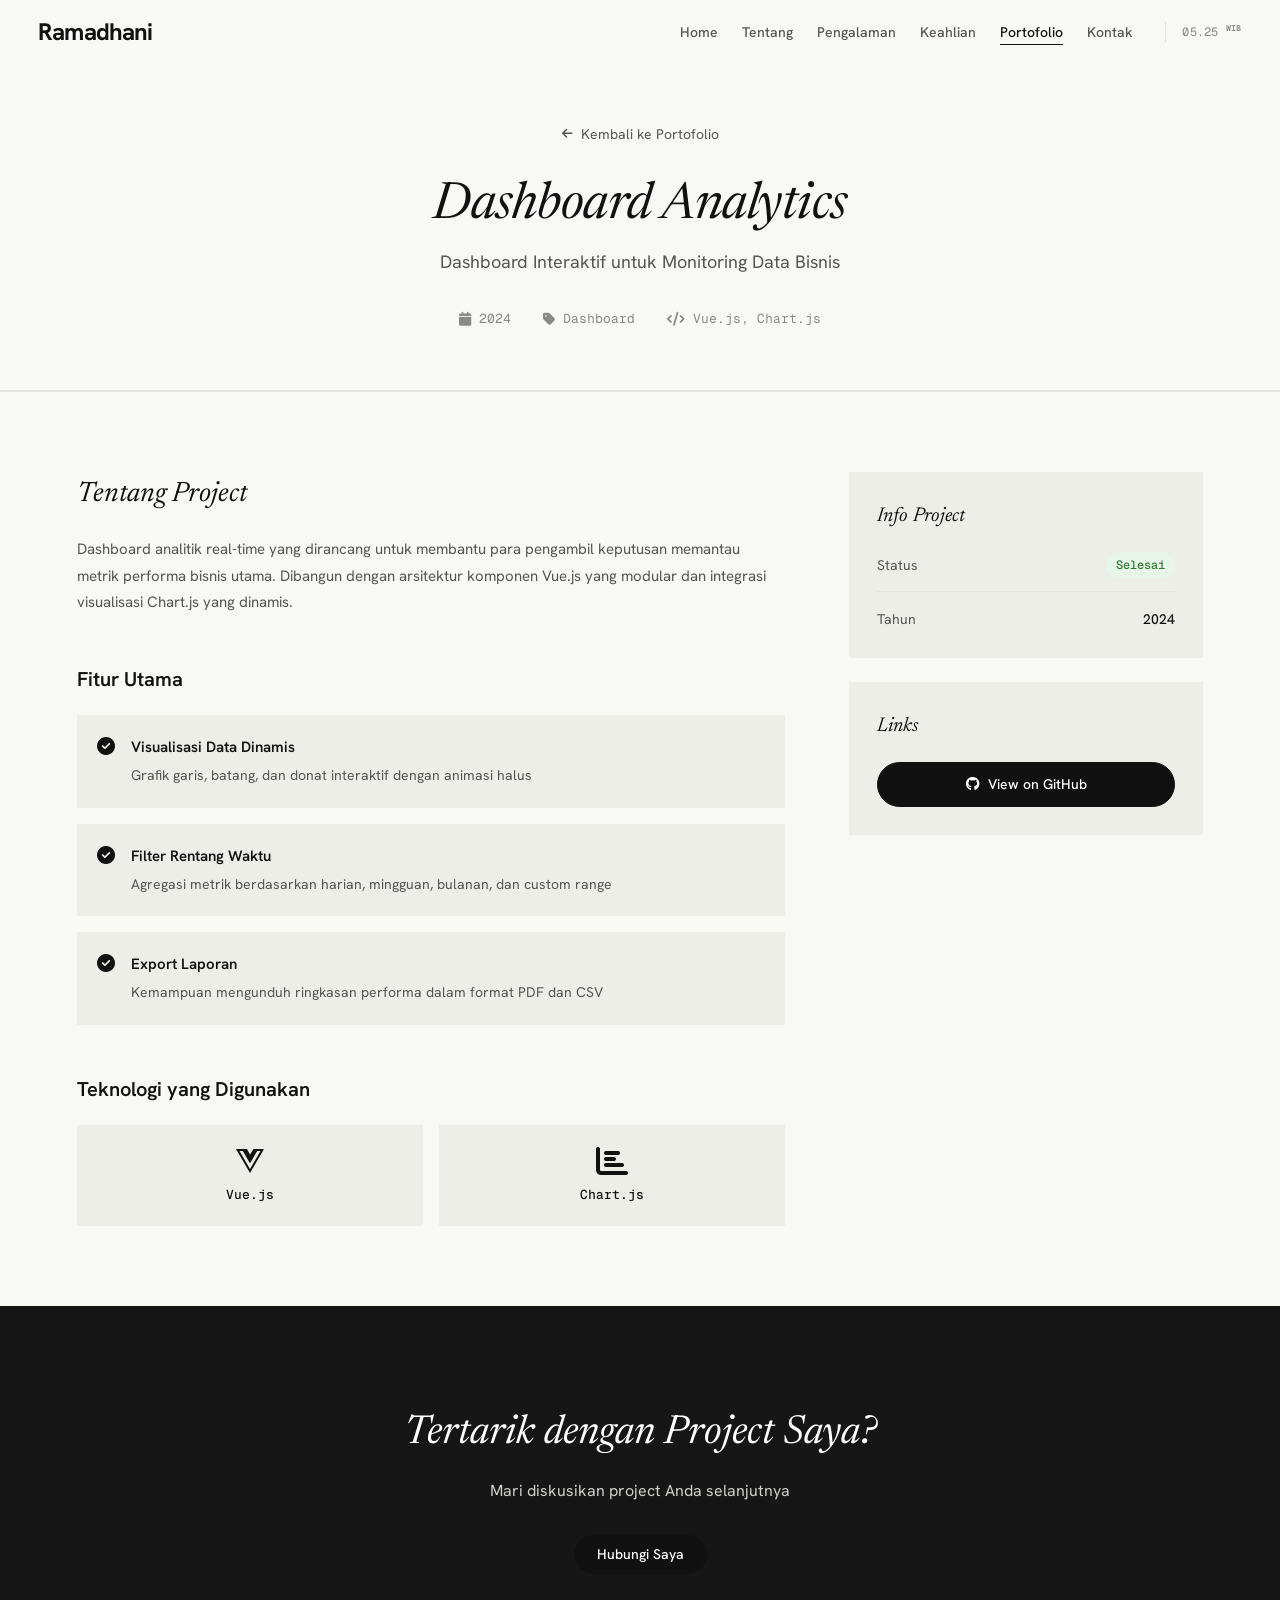
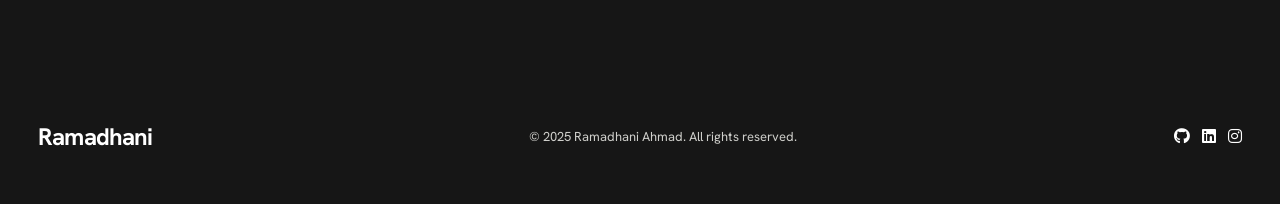
<file: project-dashboard.html>
<!DOCTYPE html>
<html lang="id">
<head>
    <meta charset="UTF-8">
    <meta name="viewport" content="width=device-width, initial-scale=1.0">
    <title>Dashboard Analytics | Portofolio</title>
    <link rel="preconnect" href="https://fonts.googleapis.com">
    <link rel="preconnect" href="https://fonts.gstatic.com" crossorigin>
    <link href="https://fonts.googleapis.com/css2?family=Hanken+Grotesk:wght@300;400;700&family=Newsreader:ital,wght@0,400;1,400&family=Geist+Mono:wght@400&display=swap" rel="stylesheet">
    <link rel="stylesheet" href="https://cdnjs.cloudflare.com/ajax/libs/font-awesome/6.4.0/css/all.min.css">
    <link rel="stylesheet" href="css/styles.css">
    <link rel="stylesheet" href="css/project-detail.css">
</head>
<body>
    <!-- ===== HEADER ===== -->
    <header class="site-header" id="site-header">
        <div class="header-inner">
            <a href="index.html#home" class="site-logo">Ramadhani</a>
            <nav class="site-nav" aria-label="Navigasi utama">
                <ul class="nav-list">
                    <li><a href="index.html#home" class="nav-link">Home</a></li>
                    <li><a href="index.html#about" class="nav-link">Tentang</a></li>
                    <li><a href="index.html#experience" class="nav-link">Pengalaman</a></li>
                    <li><a href="index.html#skills" class="nav-link">Keahlian</a></li>
                    <li><a href="index.html#portfolio" class="nav-link active">Portofolio</a></li>
                    <li><a href="index.html#contact" class="nav-link">Kontak</a></li>
                </ul>
                <span class="nav-clock" id="nav-clock" aria-label="Waktu WIB"></span>
            </nav>
            <button class="hamburger" id="hamburger" aria-label="Buka menu" aria-expanded="false" aria-controls="mobile-menu">
                <span></span>
                <span></span>
                <span></span>
            </button>
        </div>
        <div class="mobile-menu" id="mobile-menu" aria-hidden="true">
            <ul class="mobile-nav-list">
                <li><a href="index.html#home" class="mobile-nav-link">Home</a></li>
                <li><a href="index.html#about" class="mobile-nav-link">Tentang</a></li>
                <li><a href="index.html#experience" class="mobile-nav-link">Pengalaman</a></li>
                <li><a href="index.html#skills" class="mobile-nav-link">Keahlian</a></li>
                <li><a href="index.html#portfolio" class="mobile-nav-link">Portofolio</a></li>
                <li><a href="index.html#contact" class="mobile-nav-link">Kontak</a></li>
            </ul>
        </div>
    </header>

    <section class="project-header">
        <div class="container">
            <a href="index.html#portfolio" class="back-link">
                <i class="fas fa-arrow-left"></i> Kembali ke Portofolio
            </a>
            <h1 class="project-title">Dashboard Analytics</h1>
            <p class="project-subtitle">Dashboard Interaktif untuk Monitoring Data Bisnis</p>
            <div class="project-meta">
                <div class="meta-item">
                    <i class="fas fa-calendar"></i>
                    <span>2024</span>
                </div>
                <div class="meta-item">
                    <i class="fas fa-tag"></i>
                    <span>Dashboard</span>
                </div>
                <div class="meta-item">
                    <i class="fas fa-code"></i>
                    <span>Vue.js, Chart.js</span>
                </div>
            </div>
        </div>
    </section>

    <section class="project-details">
        <div class="container">
            <div class="details-grid">
                <div class="details-main">
                    <h2>Tentang Project</h2>
                    <p>
                        Dashboard analitik real-time yang dirancang untuk membantu para pengambil keputusan memantau metrik performa bisnis utama. 
                        Dibangun dengan arsitektur komponen Vue.js yang modular dan integrasi visualisasi Chart.js yang dinamis.
                    </p>
                    
                    <h3>Fitur Utama</h3>
                    <ul class="feature-list">
                        <li>
                            <i class="fas fa-check-circle"></i>
                            <div>
                                <strong>Visualisasi Data Dinamis</strong>
                                <p>Grafik garis, batang, dan donat interaktif dengan animasi halus</p>
                            </div>
                        </li>
                        <li>
                            <i class="fas fa-check-circle"></i>
                            <div>
                                <strong>Filter Rentang Waktu</strong>
                                <p>Agregasi metrik berdasarkan harian, mingguan, bulanan, dan custom range</p>
                            </div>
                        </li>
                        <li>
                            <i class="fas fa-check-circle"></i>
                            <div>
                                <strong>Export Laporan</strong>
                                <p>Kemampuan mengunduh ringkasan performa dalam format PDF dan CSV</p>
                            </div>
                        </li>
                    </ul>

                    <h3>Teknologi yang Digunakan</h3>
                    <div class="tech-stack">
                        <div class="tech-item">
                            <i class="fab fa-vuejs"></i>
                            <span>Vue.js</span>
                        </div>
                        <div class="tech-item">
                            <i class="fas fa-chart-bar"></i>
                            <span>Chart.js</span>
                        </div>
                    </div>
                </div>

                <div class="details-sidebar">
                    <div class="sidebar-card">
                        <h3>Info Project</h3>
                        <div class="info-list">
                            <div class="info-item">
                                <strong>Status</strong>
                                <span class="status-badge completed">Selesai</span>
                            </div>
                            <div class="info-item">
                                <strong>Tahun</strong>
                                <span>2024</span>
                            </div>
                        </div>
                    </div>

                    <div class="sidebar-card">
                        <h3>Links</h3>
                        <div class="project-links">
                            <a href="https://github.com/dhani57" target="_blank" rel="noopener" class="project-btn">
                                <i class="fab fa-github"></i>
                                View on GitHub
                            </a>
                        </div>
                    </div>
                </div>
            </div>
        </div>
    </section>

    <section class="cta-section">
        <div class="container">
            <h2>Tertarik dengan Project Saya?</h2>
            <p>Mari diskusikan project Anda selanjutnya</p>
            <a href="index.html#contact" class="btn-pill btn-pill--primary">Hubungi Saya</a>
        </div>
    </section>

    <!-- Footer -->
    <footer class="site-footer">
        <div class="footer-inner">
            <a href="index.html#home" class="site-logo site-logo--inverse">Ramadhani</a>
            <p class="footer-copy">&copy; 2025 Ramadhani Ahmad. All rights reserved.</p>
            <div class="footer-social">
                <a href="https://github.com/dhani57" target="_blank" rel="noopener" aria-label="GitHub" class="social-icon social-icon--inverse"><i class="fab fa-github"></i></a>
                <a href="https://www.linkedin.com/in/ramadhani-ahmad/" target="_blank" rel="noopener" aria-label="LinkedIn" class="social-icon social-icon--inverse"><i class="fab fa-linkedin"></i></a>
                <a href="https://www.instagram.com/ramadhnii_ahmd/" target="_blank" rel="noopener" aria-label="Instagram" class="social-icon social-icon--inverse"><i class="fab fa-instagram"></i></a>
            </div>
        </div>
    </footer>

    <script src="js/main.js"></script>
</body>
</html>
</file>
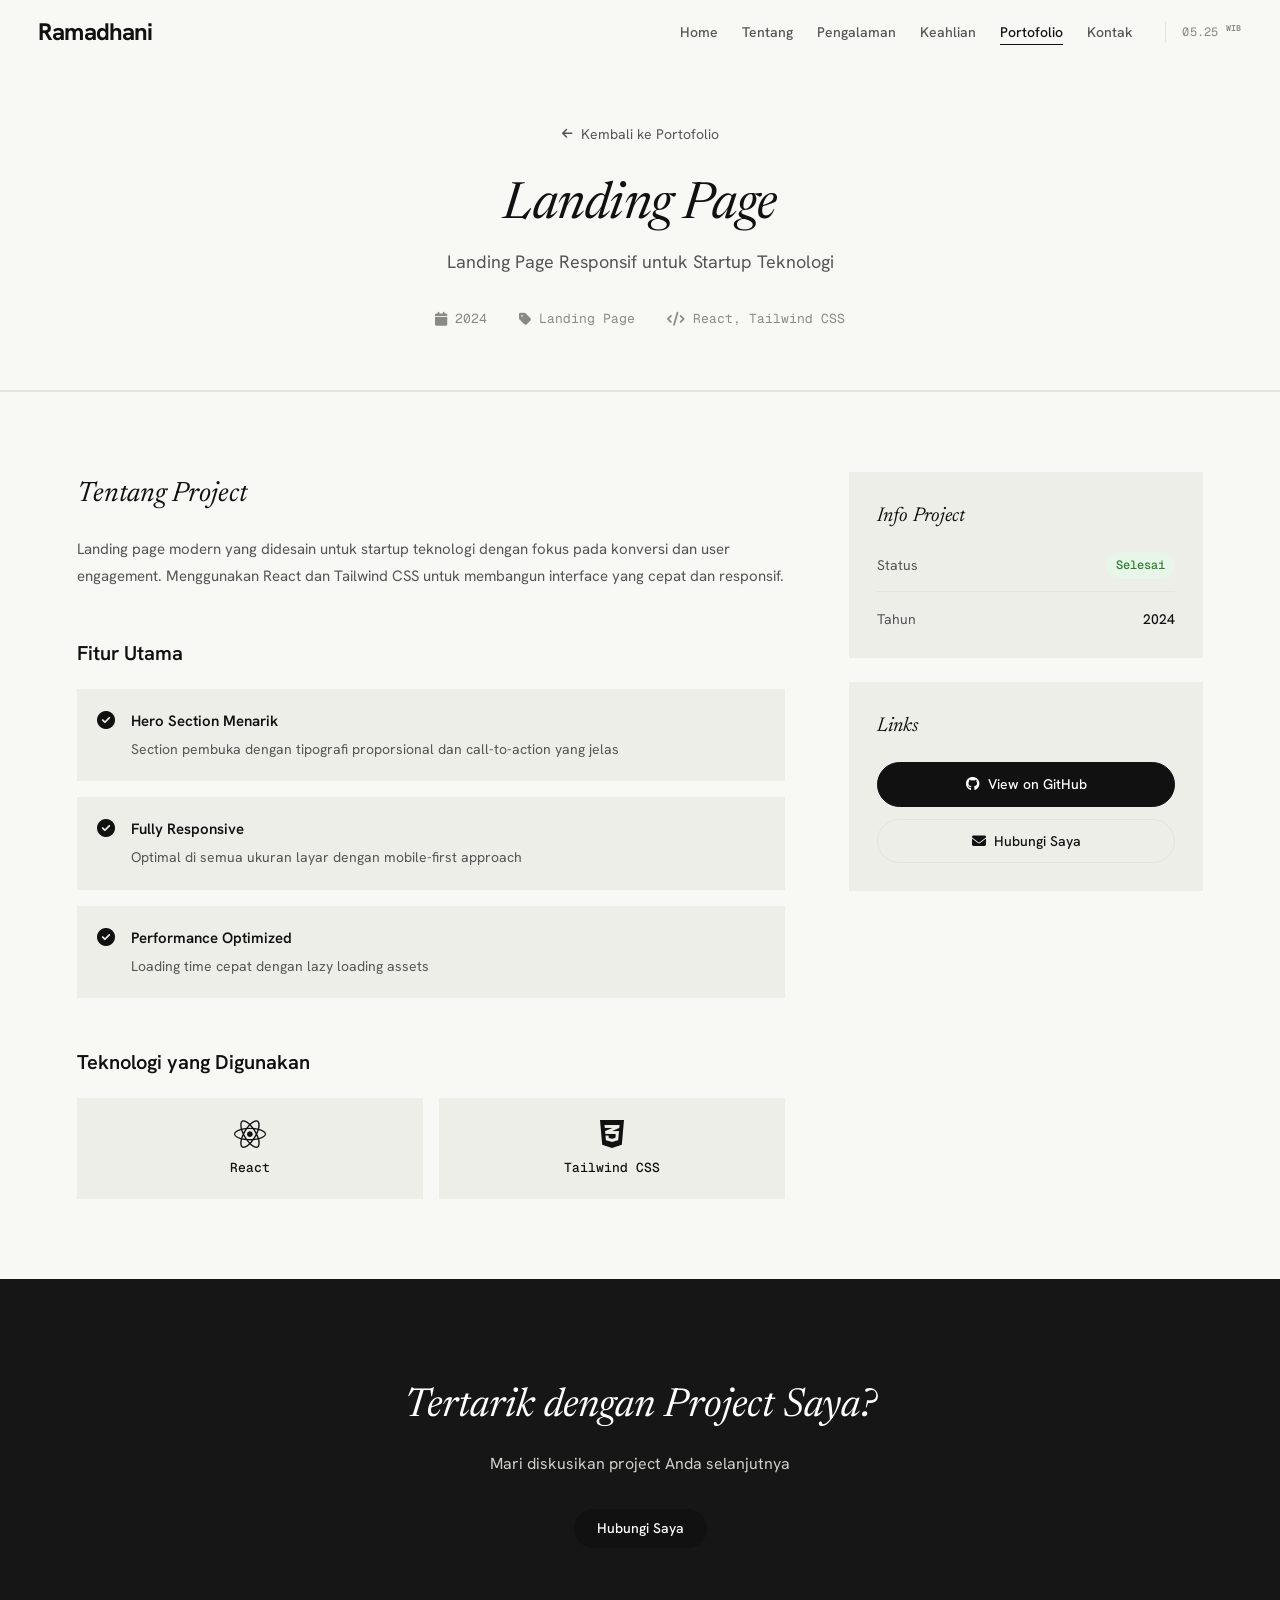
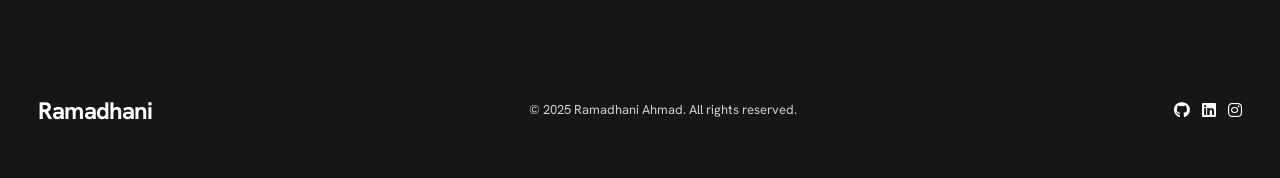
<file: project-landing-page.html>
<!DOCTYPE html>
<html lang="id">
<head>
    <meta charset="UTF-8">
    <meta name="viewport" content="width=device-width, initial-scale=1.0">
    <title>Landing Page Project | Portofolio</title>
    <link rel="preconnect" href="https://fonts.googleapis.com">
    <link rel="preconnect" href="https://fonts.gstatic.com" crossorigin>
    <link href="https://fonts.googleapis.com/css2?family=Hanken+Grotesk:wght@300;400;700&family=Newsreader:ital,wght@0,400;1,400&family=Geist+Mono:wght@400&display=swap" rel="stylesheet">
    <link rel="stylesheet" href="https://cdnjs.cloudflare.com/ajax/libs/font-awesome/6.4.0/css/all.min.css">
    <link rel="stylesheet" href="css/styles.css">
    <link rel="stylesheet" href="css/project-detail.css">
</head>
<body>
    <!-- ===== HEADER ===== -->
    <header class="site-header" id="site-header">
        <div class="header-inner">
            <a href="index.html#home" class="site-logo">Ramadhani</a>
            <nav class="site-nav" aria-label="Navigasi utama">
                <ul class="nav-list">
                    <li><a href="index.html#home" class="nav-link">Home</a></li>
                    <li><a href="index.html#about" class="nav-link">Tentang</a></li>
                    <li><a href="index.html#experience" class="nav-link">Pengalaman</a></li>
                    <li><a href="index.html#skills" class="nav-link">Keahlian</a></li>
                    <li><a href="index.html#portfolio" class="nav-link active">Portofolio</a></li>
                    <li><a href="index.html#contact" class="nav-link">Kontak</a></li>
                </ul>
                <span class="nav-clock" id="nav-clock" aria-label="Waktu WIB"></span>
            </nav>
            <button class="hamburger" id="hamburger" aria-label="Buka menu" aria-expanded="false" aria-controls="mobile-menu">
                <span></span>
                <span></span>
                <span></span>
            </button>
        </div>
        <div class="mobile-menu" id="mobile-menu" aria-hidden="true">
            <ul class="mobile-nav-list">
                <li><a href="index.html#home" class="mobile-nav-link">Home</a></li>
                <li><a href="index.html#about" class="mobile-nav-link">Tentang</a></li>
                <li><a href="index.html#experience" class="mobile-nav-link">Pengalaman</a></li>
                <li><a href="index.html#skills" class="mobile-nav-link">Keahlian</a></li>
                <li><a href="index.html#portfolio" class="mobile-nav-link">Portofolio</a></li>
                <li><a href="index.html#contact" class="mobile-nav-link">Kontak</a></li>
            </ul>
        </div>
    </header>

    <section class="project-header">
        <div class="container">
            <a href="index.html#portfolio" class="back-link">
                <i class="fas fa-arrow-left"></i> Kembali ke Portofolio
            </a>
            <h1 class="project-title">Landing Page</h1>
            <p class="project-subtitle">Landing Page Responsif untuk Startup Teknologi</p>
            <div class="project-meta">
                <div class="meta-item">
                    <i class="fas fa-calendar"></i>
                    <span>2024</span>
                </div>
                <div class="meta-item">
                    <i class="fas fa-tag"></i>
                    <span>Landing Page</span>
                </div>
                <div class="meta-item">
                    <i class="fas fa-code"></i>
                    <span>React, Tailwind CSS</span>
                </div>
            </div>
        </div>
    </section>

    <section class="project-details">
        <div class="container">
            <div class="details-grid">
                <div class="details-main">
                    <h2>Tentang Project</h2>
                    <p>
                        Landing page modern yang didesain untuk startup teknologi dengan fokus pada konversi dan user engagement. 
                        Menggunakan React dan Tailwind CSS untuk membangun interface yang cepat dan responsif.
                    </p>
                    
                    <h3>Fitur Utama</h3>
                    <ul class="feature-list">
                        <li>
                            <i class="fas fa-check-circle"></i>
                            <div>
                                <strong>Hero Section Menarik</strong>
                                <p>Section pembuka dengan tipografi proporsional dan call-to-action yang jelas</p>
                            </div>
                        </li>
                        <li>
                            <i class="fas fa-check-circle"></i>
                            <div>
                                <strong>Fully Responsive</strong>
                                <p>Optimal di semua ukuran layar dengan mobile-first approach</p>
                            </div>
                        </li>
                        <li>
                            <i class="fas fa-check-circle"></i>
                            <div>
                                <strong>Performance Optimized</strong>
                                <p>Loading time cepat dengan lazy loading assets</p>
                            </div>
                        </li>
                    </ul>

                    <h3>Teknologi yang Digunakan</h3>
                    <div class="tech-stack">
                        <div class="tech-item">
                            <i class="fab fa-react"></i>
                            <span>React</span>
                        </div>
                        <div class="tech-item">
                            <i class="fab fa-css3-alt"></i>
                            <span>Tailwind CSS</span>
                        </div>
                    </div>
                </div>

                <div class="details-sidebar">
                    <div class="sidebar-card">
                        <h3>Info Project</h3>
                        <div class="info-list">
                            <div class="info-item">
                                <strong>Status</strong>
                                <span class="status-badge completed">Selesai</span>
                            </div>
                            <div class="info-item">
                                <strong>Tahun</strong>
                                <span>2024</span>
                            </div>
                        </div>
                    </div>

                    <div class="sidebar-card">
                        <h3>Links</h3>
                        <div class="project-links">
                            <a href="https://github.com/dhani57" target="_blank" rel="noopener" class="project-btn">
                                <i class="fab fa-github"></i>
                                View on GitHub
                            </a>
                            <a href="index.html#contact" class="project-btn secondary">
                                <i class="fas fa-envelope"></i>
                                Hubungi Saya
                            </a>
                        </div>
                    </div>
                </div>
            </div>
        </div>
    </section>

    <section class="cta-section">
        <div class="container">
            <h2>Tertarik dengan Project Saya?</h2>
            <p>Mari diskusikan project Anda selanjutnya</p>
            <a href="index.html#contact" class="btn-pill btn-pill--primary">Hubungi Saya</a>
        </div>
    </section>

    <!-- Footer -->
    <footer class="site-footer">
        <div class="footer-inner">
            <a href="index.html#home" class="site-logo site-logo--inverse">Ramadhani</a>
            <p class="footer-copy">&copy; 2025 Ramadhani Ahmad. All rights reserved.</p>
            <div class="footer-social">
                <a href="https://github.com/dhani57" target="_blank" rel="noopener" aria-label="GitHub" class="social-icon social-icon--inverse"><i class="fab fa-github"></i></a>
                <a href="https://www.linkedin.com/in/ramadhani-ahmad/" target="_blank" rel="noopener" aria-label="LinkedIn" class="social-icon social-icon--inverse"><i class="fab fa-linkedin"></i></a>
                <a href="https://www.instagram.com/ramadhnii_ahmd/" target="_blank" rel="noopener" aria-label="Instagram" class="social-icon social-icon--inverse"><i class="fab fa-instagram"></i></a>
            </div>
        </div>
    </footer>

    <script src="js/main.js"></script>
</body>
</html>
</file>
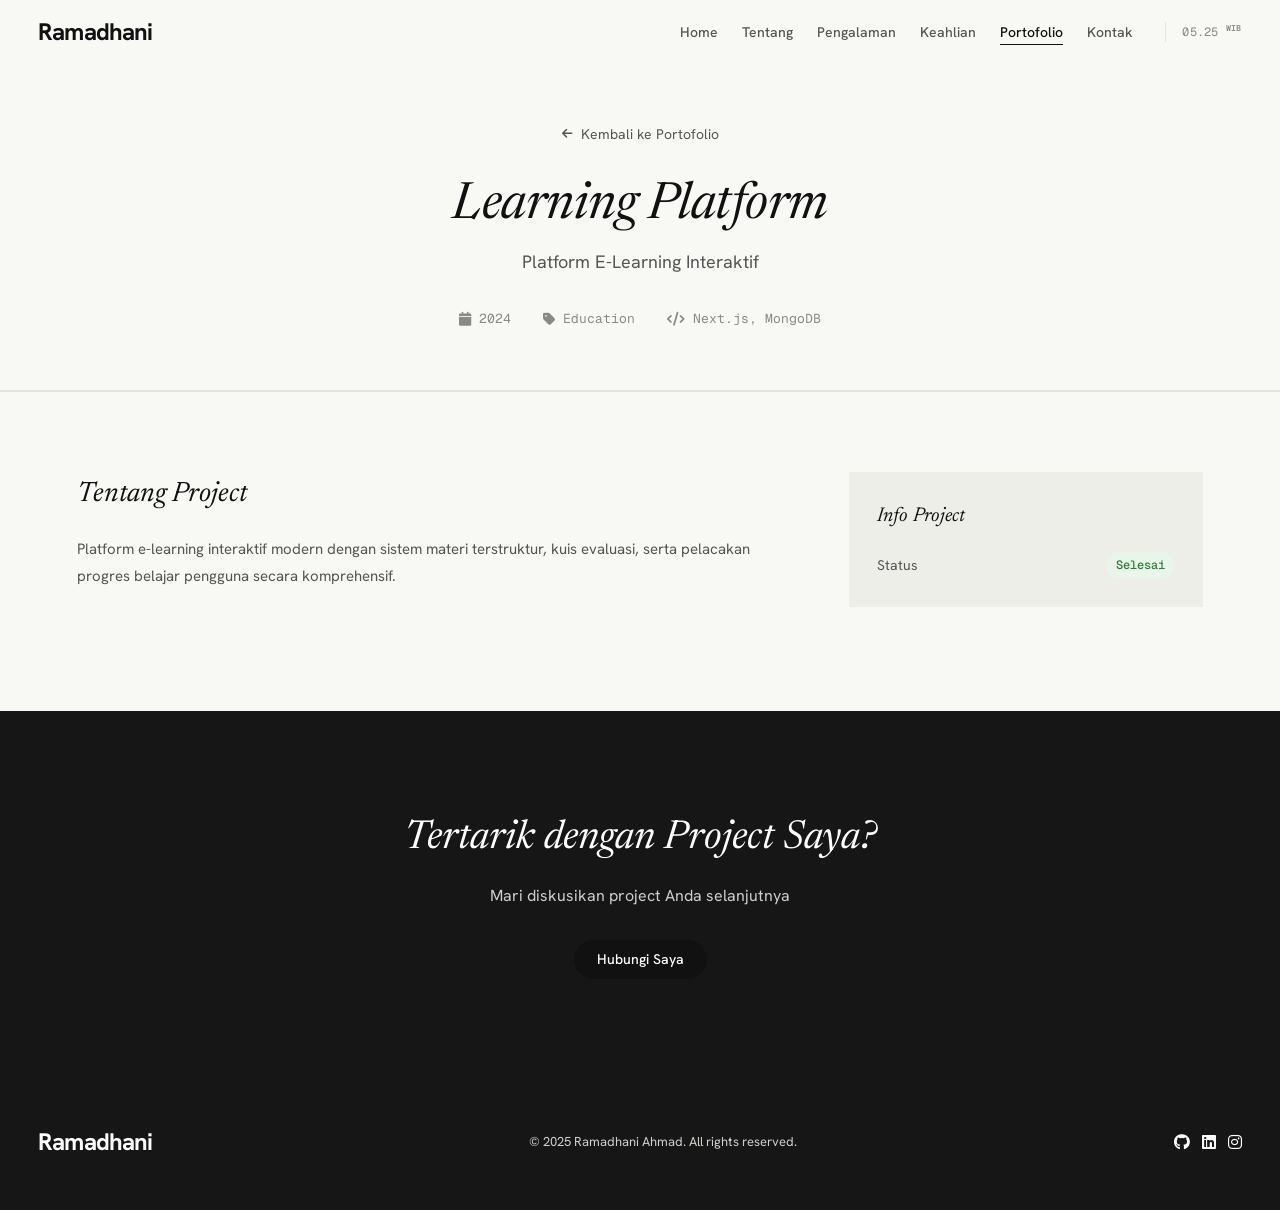
<file: project-learning.html>
<!DOCTYPE html>
<html lang="id">
<head>
    <meta charset="UTF-8">
    <meta name="viewport" content="width=device-width, initial-scale=1.0">
    <title>Learning Platform | Portofolio</title>
    <link rel="preconnect" href="https://fonts.googleapis.com">
    <link rel="preconnect" href="https://fonts.gstatic.com" crossorigin>
    <link href="https://fonts.googleapis.com/css2?family=Hanken+Grotesk:wght@300;400;700&family=Newsreader:ital,wght@0,400;1,400&family=Geist+Mono:wght@400&display=swap" rel="stylesheet">
    <link rel="stylesheet" href="https://cdnjs.cloudflare.com/ajax/libs/font-awesome/6.4.0/css/all.min.css">
    <link rel="stylesheet" href="css/styles.css">
    <link rel="stylesheet" href="css/project-detail.css">
</head>
<body>
    <!-- ===== HEADER ===== -->
    <header class="site-header" id="site-header">
        <div class="header-inner">
            <a href="index.html#home" class="site-logo">Ramadhani</a>
            <nav class="site-nav" aria-label="Navigasi utama">
                <ul class="nav-list">
                    <li><a href="index.html#home" class="nav-link">Home</a></li>
                    <li><a href="index.html#about" class="nav-link">Tentang</a></li>
                    <li><a href="index.html#experience" class="nav-link">Pengalaman</a></li>
                    <li><a href="index.html#skills" class="nav-link">Keahlian</a></li>
                    <li><a href="index.html#portfolio" class="nav-link active">Portofolio</a></li>
                    <li><a href="index.html#contact" class="nav-link">Kontak</a></li>
                </ul>
                <span class="nav-clock" id="nav-clock" aria-label="Waktu WIB"></span>
            </nav>
            <button class="hamburger" id="hamburger" aria-label="Buka menu" aria-expanded="false" aria-controls="mobile-menu">
                <span></span>
                <span></span>
                <span></span>
            </button>
        </div>
        <div class="mobile-menu" id="mobile-menu" aria-hidden="true">
            <ul class="mobile-nav-list">
                <li><a href="index.html#home" class="mobile-nav-link">Home</a></li>
                <li><a href="index.html#about" class="mobile-nav-link">Tentang</a></li>
                <li><a href="index.html#experience" class="mobile-nav-link">Pengalaman</a></li>
                <li><a href="index.html#skills" class="mobile-nav-link">Keahlian</a></li>
                <li><a href="index.html#portfolio" class="mobile-nav-link">Portofolio</a></li>
                <li><a href="index.html#contact" class="mobile-nav-link">Kontak</a></li>
            </ul>
        </div>
    </header>

    <section class="project-header">
        <div class="container">
            <a href="index.html#portfolio" class="back-link">
                <i class="fas fa-arrow-left"></i> Kembali ke Portofolio
            </a>
            <h1 class="project-title">Learning Platform</h1>
            <p class="project-subtitle">Platform E-Learning Interaktif</p>
            <div class="project-meta">
                <div class="meta-item">
                    <i class="fas fa-calendar"></i>
                    <span>2024</span>
                </div>
                <div class="meta-item">
                    <i class="fas fa-tag"></i>
                    <span>Education</span>
                </div>
                <div class="meta-item">
                    <i class="fas fa-code"></i>
                    <span>Next.js, MongoDB</span>
                </div>
            </div>
        </div>
    </section>

    <section class="project-details">
        <div class="container">
            <div class="details-grid">
                <div class="details-main">
                    <h2>Tentang Project</h2>
                    <p>
                        Platform e-learning interaktif modern dengan sistem materi terstruktur, kuis evaluasi, 
                        serta pelacakan progres belajar pengguna secara komprehensif.
                    </p>
                </div>

                <div class="details-sidebar">
                    <div class="sidebar-card">
                        <h3>Info Project</h3>
                        <div class="info-list">
                            <div class="info-item">
                                <strong>Status</strong>
                                <span class="status-badge completed">Selesai</span>
                            </div>
                        </div>
                    </div>
                </div>
            </div>
        </div>
    </section>

    <section class="cta-section">
        <div class="container">
            <h2>Tertarik dengan Project Saya?</h2>
            <p>Mari diskusikan project Anda selanjutnya</p>
            <a href="index.html#contact" class="btn-pill btn-pill--primary">Hubungi Saya</a>
        </div>
    </section>

    <!-- Footer -->
    <footer class="site-footer">
        <div class="footer-inner">
            <a href="index.html#home" class="site-logo site-logo--inverse">Ramadhani</a>
            <p class="footer-copy">&copy; 2025 Ramadhani Ahmad. All rights reserved.</p>
            <div class="footer-social">
                <a href="https://github.com/dhani57" target="_blank" rel="noopener" aria-label="GitHub" class="social-icon social-icon--inverse"><i class="fab fa-github"></i></a>
                <a href="https://www.linkedin.com/in/ramadhani-ahmad/" target="_blank" rel="noopener" aria-label="LinkedIn" class="social-icon social-icon--inverse"><i class="fab fa-linkedin"></i></a>
                <a href="https://www.instagram.com/ramadhnii_ahmd/" target="_blank" rel="noopener" aria-label="Instagram" class="social-icon social-icon--inverse"><i class="fab fa-instagram"></i></a>
            </div>
        </div>
    </footer>

    <script src="js/main.js"></script>
</body>
</html>
</file>
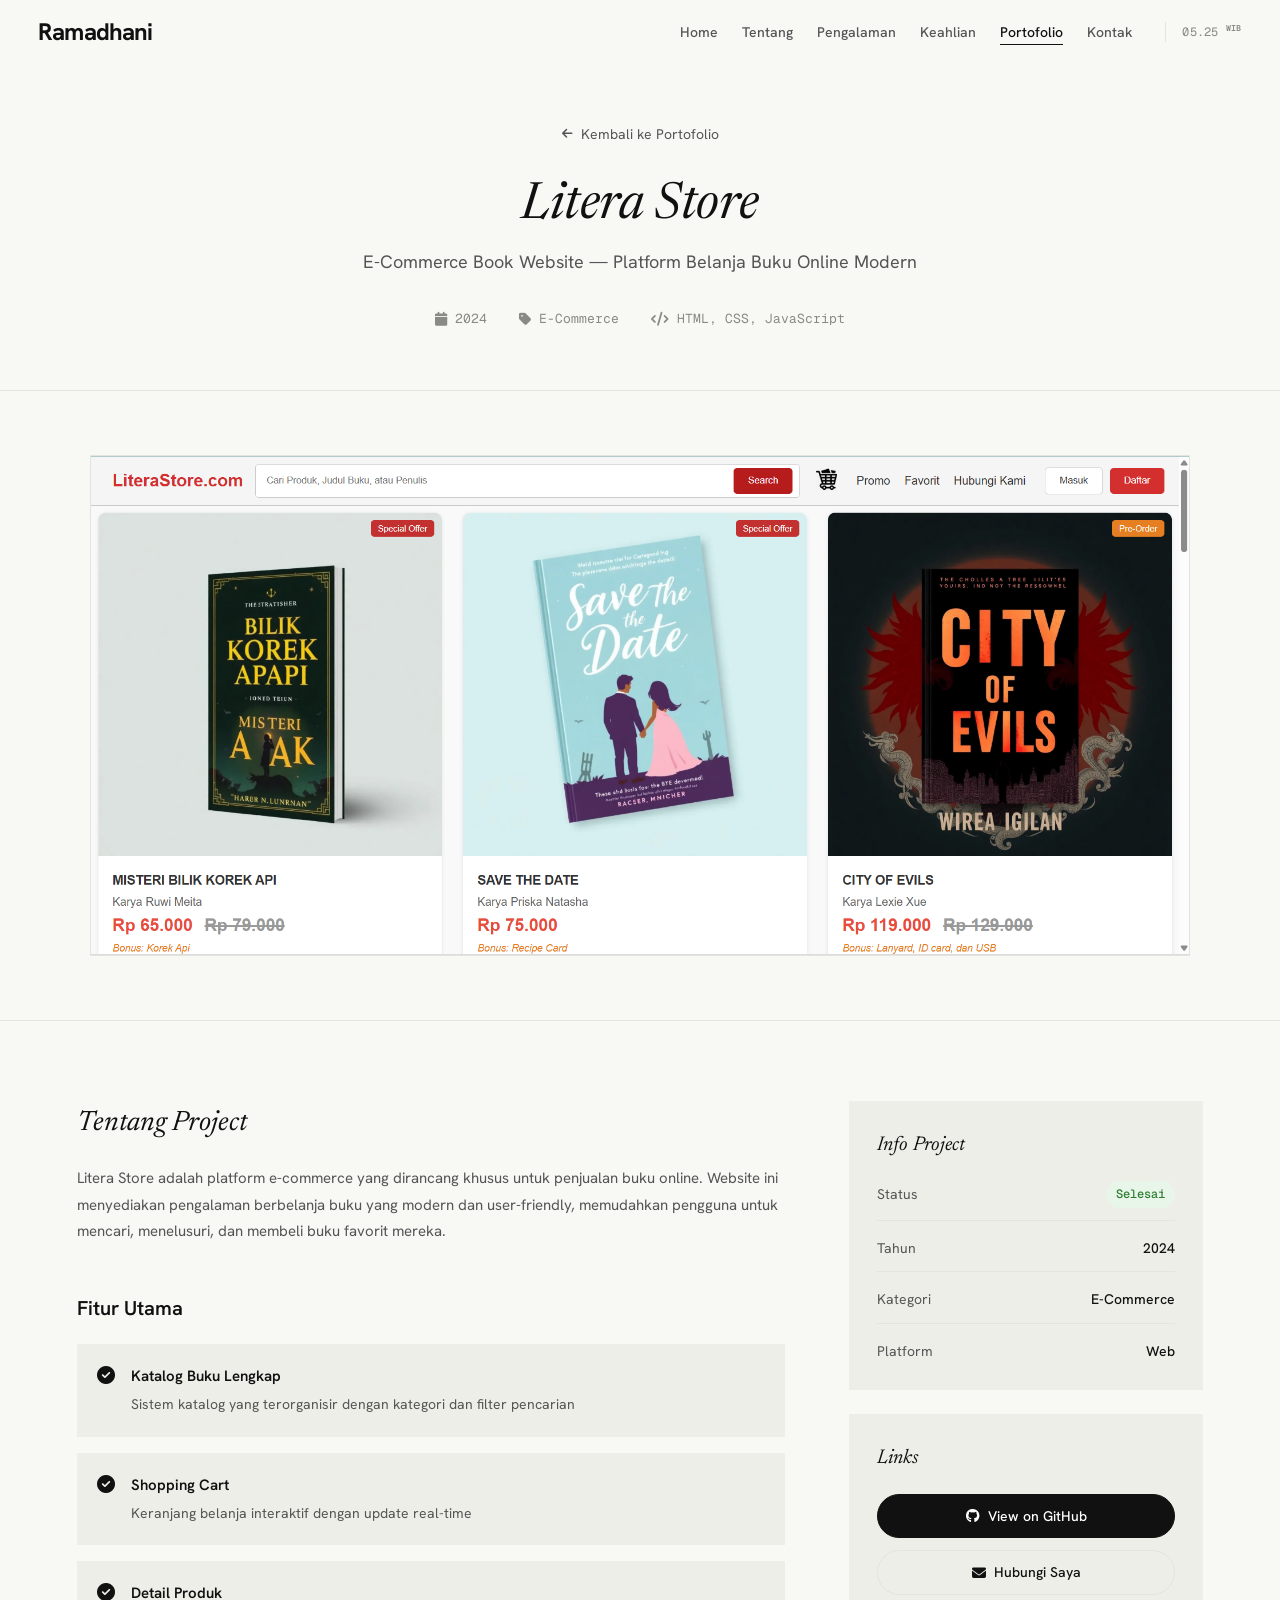
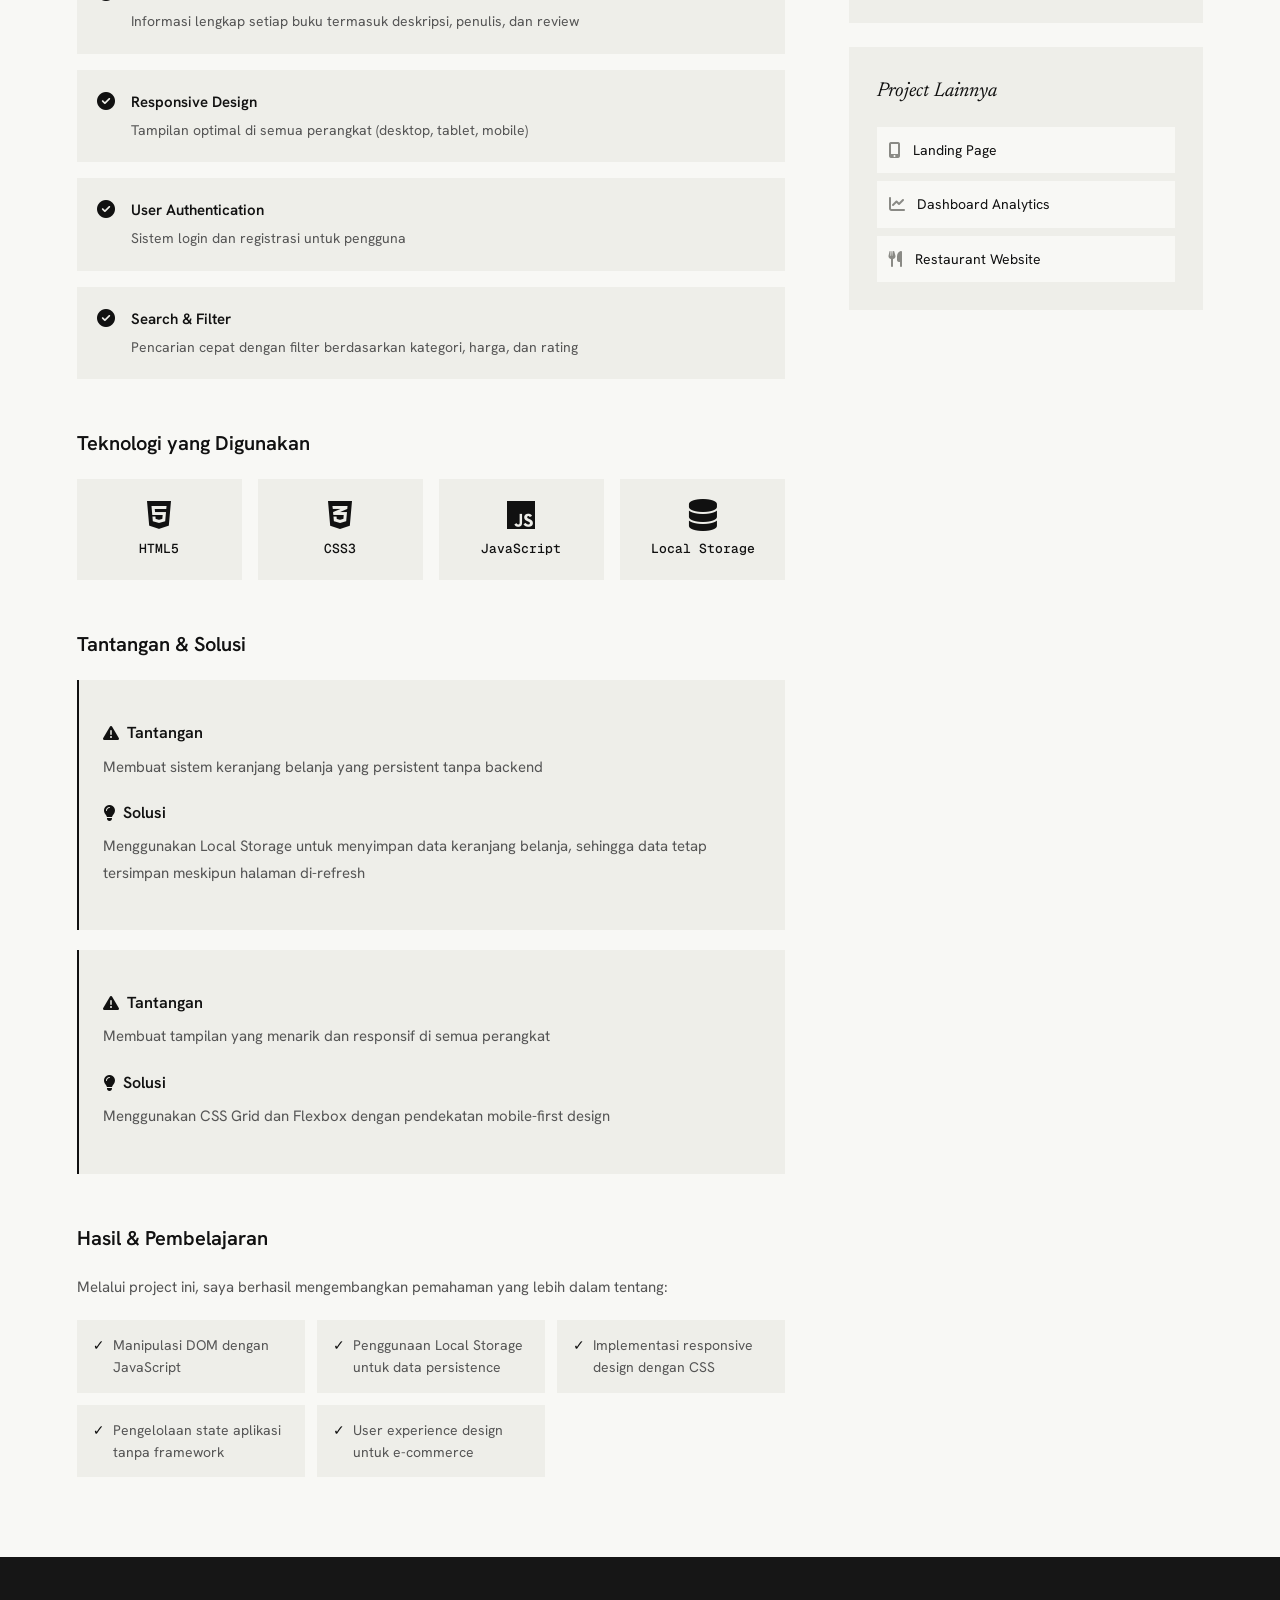
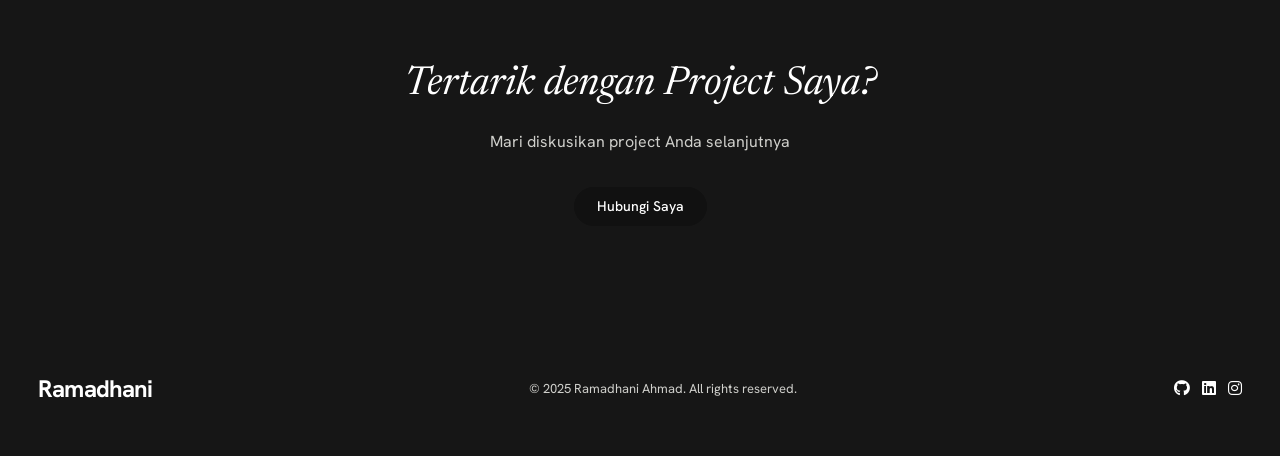
<file: project-litera-store.html>
<!DOCTYPE html>
<html lang="id">
<head>
    <meta charset="UTF-8">
    <meta name="viewport" content="width=device-width, initial-scale=1.0">
    <title>Litera Store — E-Commerce Book Website | Portofolio</title>
    <link rel="preconnect" href="https://fonts.googleapis.com">
    <link rel="preconnect" href="https://fonts.gstatic.com" crossorigin>
    <link href="https://fonts.googleapis.com/css2?family=Hanken+Grotesk:wght@300;400;700&family=Newsreader:ital,wght@0,400;1,400&family=Geist+Mono:wght@400&display=swap" rel="stylesheet">
    <link rel="stylesheet" href="https://cdnjs.cloudflare.com/ajax/libs/font-awesome/6.4.0/css/all.min.css">
    <link rel="stylesheet" href="css/styles.css">
    <link rel="stylesheet" href="css/project-detail.css">
</head>
<body>
    <!-- ===== HEADER ===== -->
    <header class="site-header" id="site-header">
        <div class="header-inner">
            <a href="index.html#home" class="site-logo">Ramadhani</a>
            <nav class="site-nav" aria-label="Navigasi utama">
                <ul class="nav-list">
                    <li><a href="index.html#home" class="nav-link">Home</a></li>
                    <li><a href="index.html#about" class="nav-link">Tentang</a></li>
                    <li><a href="index.html#experience" class="nav-link">Pengalaman</a></li>
                    <li><a href="index.html#skills" class="nav-link">Keahlian</a></li>
                    <li><a href="index.html#portfolio" class="nav-link active">Portofolio</a></li>
                    <li><a href="index.html#contact" class="nav-link">Kontak</a></li>
                </ul>
                <span class="nav-clock" id="nav-clock" aria-label="Waktu WIB"></span>
            </nav>
            <button class="hamburger" id="hamburger" aria-label="Buka menu" aria-expanded="false" aria-controls="mobile-menu">
                <span></span>
                <span></span>
                <span></span>
            </button>
        </div>
        <div class="mobile-menu" id="mobile-menu" aria-hidden="true">
            <ul class="mobile-nav-list">
                <li><a href="index.html#home" class="mobile-nav-link">Home</a></li>
                <li><a href="index.html#about" class="mobile-nav-link">Tentang</a></li>
                <li><a href="index.html#experience" class="mobile-nav-link">Pengalaman</a></li>
                <li><a href="index.html#skills" class="mobile-nav-link">Keahlian</a></li>
                <li><a href="index.html#portfolio" class="mobile-nav-link">Portofolio</a></li>
                <li><a href="index.html#contact" class="mobile-nav-link">Kontak</a></li>
            </ul>
        </div>
    </header>

    <!-- Project Header -->
    <section class="project-header">
        <div class="container">
            <a href="index.html#portfolio" class="back-link">
                <i class="fas fa-arrow-left"></i> Kembali ke Portofolio
            </a>
            <h1 class="project-title">Litera Store</h1>
            <p class="project-subtitle">E-Commerce Book Website — Platform Belanja Buku Online Modern</p>
            <div class="project-meta">
                <div class="meta-item">
                    <i class="fas fa-calendar"></i>
                    <span>2024</span>
                </div>
                <div class="meta-item">
                    <i class="fas fa-tag"></i>
                    <span>E-Commerce</span>
                </div>
                <div class="meta-item">
                    <i class="fas fa-code"></i>
                    <span>HTML, CSS, JavaScript</span>
                </div>
            </div>
        </div>
    </section>

    <!-- Project Image -->
    <section class="project-showcase">
        <div class="container">
            <div class="showcase-image">
                <img src="assets/images/Litera_store.png" alt="Litera Store — E-Commerce Book Website">
            </div>
        </div>
    </section>

    <!-- Project Details -->
    <section class="project-details">
        <div class="container">
            <div class="details-grid">
                <div class="details-main">
                    <h2>Tentang Project</h2>
                    <p>
                        Litera Store adalah platform e-commerce yang dirancang khusus untuk penjualan buku online. 
                        Website ini menyediakan pengalaman berbelanja buku yang modern dan user-friendly, 
                        memudahkan pengguna untuk mencari, menelusuri, dan membeli buku favorit mereka.
                    </p>
                    
                    <h3>Fitur Utama</h3>
                    <ul class="feature-list">
                        <li>
                            <i class="fas fa-check-circle"></i>
                            <div>
                                <strong>Katalog Buku Lengkap</strong>
                                <p>Sistem katalog yang terorganisir dengan kategori dan filter pencarian</p>
                            </div>
                        </li>
                        <li>
                            <i class="fas fa-check-circle"></i>
                            <div>
                                <strong>Shopping Cart</strong>
                                <p>Keranjang belanja interaktif dengan update real-time</p>
                            </div>
                        </li>
                        <li>
                            <i class="fas fa-check-circle"></i>
                            <div>
                                <strong>Detail Produk</strong>
                                <p>Informasi lengkap setiap buku termasuk deskripsi, penulis, dan review</p>
                            </div>
                        </li>
                        <li>
                            <i class="fas fa-check-circle"></i>
                            <div>
                                <strong>Responsive Design</strong>
                                <p>Tampilan optimal di semua perangkat (desktop, tablet, mobile)</p>
                            </div>
                        </li>
                        <li>
                            <i class="fas fa-check-circle"></i>
                            <div>
                                <strong>User Authentication</strong>
                                <p>Sistem login dan registrasi untuk pengguna</p>
                            </div>
                        </li>
                        <li>
                            <i class="fas fa-check-circle"></i>
                            <div>
                                <strong>Search & Filter</strong>
                                <p>Pencarian cepat dengan filter berdasarkan kategori, harga, dan rating</p>
                            </div>
                        </li>
                    </ul>

                    <h3>Teknologi yang Digunakan</h3>
                    <div class="tech-stack">
                        <div class="tech-item">
                            <i class="fab fa-html5"></i>
                            <span>HTML5</span>
                        </div>
                        <div class="tech-item">
                            <i class="fab fa-css3-alt"></i>
                            <span>CSS3</span>
                        </div>
                        <div class="tech-item">
                            <i class="fab fa-js"></i>
                            <span>JavaScript</span>
                        </div>
                        <div class="tech-item">
                            <i class="fas fa-database"></i>
                            <span>Local Storage</span>
                        </div>
                    </div>

                    <h3>Tantangan & Solusi</h3>
                    <div class="challenge-section">
                        <div class="challenge-item">
                            <h4><i class="fas fa-exclamation-triangle"></i> Tantangan</h4>
                            <p>Membuat sistem keranjang belanja yang persistent tanpa backend</p>
                            <h4><i class="fas fa-lightbulb"></i> Solusi</h4>
                            <p>Menggunakan Local Storage untuk menyimpan data keranjang belanja, sehingga data tetap tersimpan meskipun halaman di-refresh</p>
                        </div>
                        <div class="challenge-item">
                            <h4><i class="fas fa-exclamation-triangle"></i> Tantangan</h4>
                            <p>Membuat tampilan yang menarik dan responsif di semua perangkat</p>
                            <h4><i class="fas fa-lightbulb"></i> Solusi</h4>
                            <p>Menggunakan CSS Grid dan Flexbox dengan pendekatan mobile-first design</p>
                        </div>
                    </div>

                    <h3>Hasil & Pembelajaran</h3>
                    <p>
                        Melalui project ini, saya berhasil mengembangkan pemahaman yang lebih dalam tentang:
                    </p>
                    <ul class="learning-list">
                        <li>Manipulasi DOM dengan JavaScript</li>
                        <li>Penggunaan Local Storage untuk data persistence</li>
                        <li>Implementasi responsive design dengan CSS</li>
                        <li>Pengelolaan state aplikasi tanpa framework</li>
                        <li>User experience design untuk e-commerce</li>
                    </ul>
                </div>

                <div class="details-sidebar">
                    <div class="sidebar-card">
                        <h3>Info Project</h3>
                        <div class="info-list">
                            <div class="info-item">
                                <strong>Status</strong>
                                <span class="status-badge completed">Selesai</span>
                            </div>
                            <div class="info-item">
                                <strong>Tahun</strong>
                                <span>2024</span>
                            </div>
                            <div class="info-item">
                                <strong>Kategori</strong>
                                <span>E-Commerce</span>
                            </div>
                            <div class="info-item">
                                <strong>Platform</strong>
                                <span>Web</span>
                            </div>
                        </div>
                    </div>

                    <div class="sidebar-card">
                        <h3>Links</h3>
                        <div class="project-links">
                            <a href="https://github.com/dhani57" target="_blank" rel="noopener" class="project-btn">
                                <i class="fab fa-github"></i>
                                View on GitHub
                            </a>
                            <a href="index.html#contact" class="project-btn secondary">
                                <i class="fas fa-envelope"></i>
                                Hubungi Saya
                            </a>
                        </div>
                    </div>

                    <div class="sidebar-card">
                        <h3>Project Lainnya</h3>
                        <div class="related-projects">
                            <a href="project-landing-page.html" class="related-item">
                                <i class="fas fa-mobile-alt"></i>
                                <span>Landing Page</span>
                            </a>
                            <a href="project-dashboard.html" class="related-item">
                                <i class="fas fa-chart-line"></i>
                                <span>Dashboard Analytics</span>
                            </a>
                            <a href="project-restaurant.html" class="related-item">
                                <i class="fas fa-utensils"></i>
                                <span>Restaurant Website</span>
                            </a>
                        </div>
                    </div>
                </div>
            </div>
        </div>
    </section>

    <!-- CTA Section -->
    <section class="cta-section">
        <div class="container">
            <h2>Tertarik dengan Project Saya?</h2>
            <p>Mari diskusikan project Anda selanjutnya</p>
            <a href="index.html#contact" class="btn-pill btn-pill--primary">Hubungi Saya</a>
        </div>
    </section>

    <!-- Footer -->
    <footer class="site-footer">
        <div class="footer-inner">
            <a href="index.html#home" class="site-logo site-logo--inverse">Ramadhani</a>
            <p class="footer-copy">&copy; 2025 Ramadhani Ahmad. All rights reserved.</p>
            <div class="footer-social">
                <a href="https://github.com/dhani57" target="_blank" rel="noopener" aria-label="GitHub" class="social-icon social-icon--inverse"><i class="fab fa-github"></i></a>
                <a href="https://www.linkedin.com/in/ramadhani-ahmad/" target="_blank" rel="noopener" aria-label="LinkedIn" class="social-icon social-icon--inverse"><i class="fab fa-linkedin"></i></a>
                <a href="https://www.instagram.com/ramadhnii_ahmd/" target="_blank" rel="noopener" aria-label="Instagram" class="social-icon social-icon--inverse"><i class="fab fa-instagram"></i></a>
            </div>
        </div>
    </footer>

    <script src="js/main.js"></script>
</body>
</html>
</file>
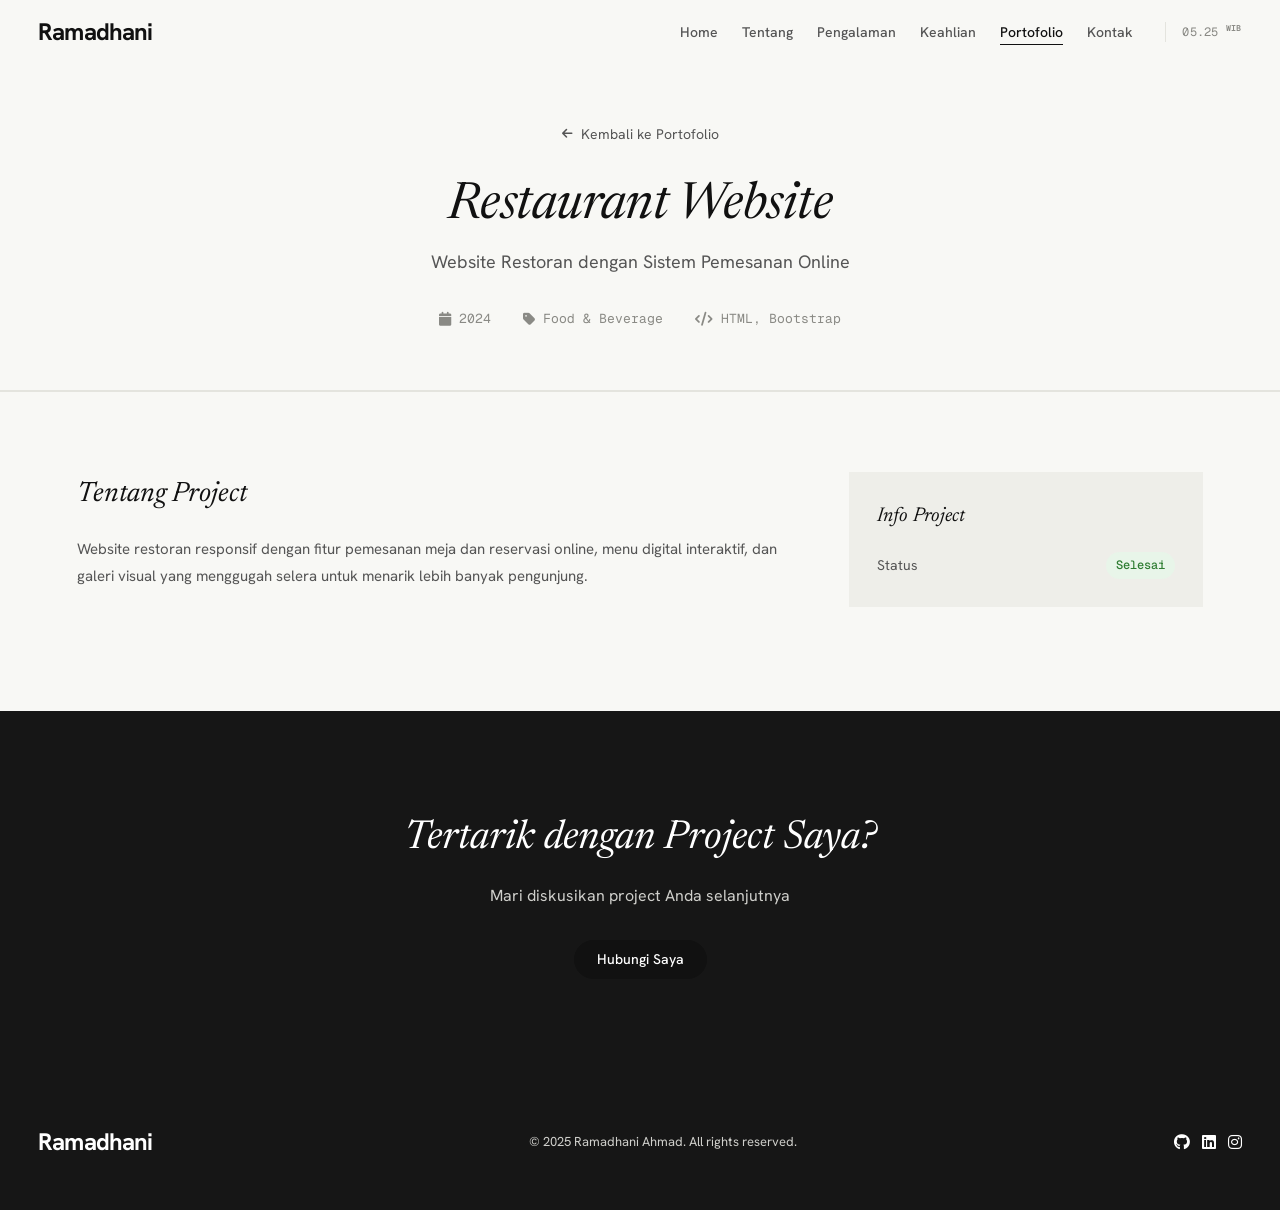
<file: project-restaurant.html>
<!DOCTYPE html>
<html lang="id">
<head>
    <meta charset="UTF-8">
    <meta name="viewport" content="width=device-width, initial-scale=1.0">
    <title>Restaurant Website | Portofolio</title>
    <link rel="preconnect" href="https://fonts.googleapis.com">
    <link rel="preconnect" href="https://fonts.gstatic.com" crossorigin>
    <link href="https://fonts.googleapis.com/css2?family=Hanken+Grotesk:wght@300;400;700&family=Newsreader:ital,wght@0,400;1,400&family=Geist+Mono:wght@400&display=swap" rel="stylesheet">
    <link rel="stylesheet" href="https://cdnjs.cloudflare.com/ajax/libs/font-awesome/6.4.0/css/all.min.css">
    <link rel="stylesheet" href="css/styles.css">
    <link rel="stylesheet" href="css/project-detail.css">
</head>
<body>
    <!-- ===== HEADER ===== -->
    <header class="site-header" id="site-header">
        <div class="header-inner">
            <a href="index.html#home" class="site-logo">Ramadhani</a>
            <nav class="site-nav" aria-label="Navigasi utama">
                <ul class="nav-list">
                    <li><a href="index.html#home" class="nav-link">Home</a></li>
                    <li><a href="index.html#about" class="nav-link">Tentang</a></li>
                    <li><a href="index.html#experience" class="nav-link">Pengalaman</a></li>
                    <li><a href="index.html#skills" class="nav-link">Keahlian</a></li>
                    <li><a href="index.html#portfolio" class="nav-link active">Portofolio</a></li>
                    <li><a href="index.html#contact" class="nav-link">Kontak</a></li>
                </ul>
                <span class="nav-clock" id="nav-clock" aria-label="Waktu WIB"></span>
            </nav>
            <button class="hamburger" id="hamburger" aria-label="Buka menu" aria-expanded="false" aria-controls="mobile-menu">
                <span></span>
                <span></span>
                <span></span>
            </button>
        </div>
        <div class="mobile-menu" id="mobile-menu" aria-hidden="true">
            <ul class="mobile-nav-list">
                <li><a href="index.html#home" class="mobile-nav-link">Home</a></li>
                <li><a href="index.html#about" class="mobile-nav-link">Tentang</a></li>
                <li><a href="index.html#experience" class="mobile-nav-link">Pengalaman</a></li>
                <li><a href="index.html#skills" class="mobile-nav-link">Keahlian</a></li>
                <li><a href="index.html#portfolio" class="mobile-nav-link">Portofolio</a></li>
                <li><a href="index.html#contact" class="mobile-nav-link">Kontak</a></li>
            </ul>
        </div>
    </header>

    <section class="project-header">
        <div class="container">
            <a href="index.html#portfolio" class="back-link">
                <i class="fas fa-arrow-left"></i> Kembali ke Portofolio
            </a>
            <h1 class="project-title">Restaurant Website</h1>
            <p class="project-subtitle">Website Restoran dengan Sistem Pemesanan Online</p>
            <div class="project-meta">
                <div class="meta-item">
                    <i class="fas fa-calendar"></i>
                    <span>2024</span>
                </div>
                <div class="meta-item">
                    <i class="fas fa-tag"></i>
                    <span>Food &amp; Beverage</span>
                </div>
                <div class="meta-item">
                    <i class="fas fa-code"></i>
                    <span>HTML, Bootstrap</span>
                </div>
            </div>
        </div>
    </section>

    <section class="project-details">
        <div class="container">
            <div class="details-grid">
                <div class="details-main">
                    <h2>Tentang Project</h2>
                    <p>
                        Website restoran responsif dengan fitur pemesanan meja dan reservasi online, menu digital interaktif, 
                        dan galeri visual yang menggugah selera untuk menarik lebih banyak pengunjung.
                    </p>
                </div>

                <div class="details-sidebar">
                    <div class="sidebar-card">
                        <h3>Info Project</h3>
                        <div class="info-list">
                            <div class="info-item">
                                <strong>Status</strong>
                                <span class="status-badge completed">Selesai</span>
                            </div>
                        </div>
                    </div>
                </div>
            </div>
        </div>
    </section>

    <section class="cta-section">
        <div class="container">
            <h2>Tertarik dengan Project Saya?</h2>
            <p>Mari diskusikan project Anda selanjutnya</p>
            <a href="index.html#contact" class="btn-pill btn-pill--primary">Hubungi Saya</a>
        </div>
    </section>

    <!-- Footer -->
    <footer class="site-footer">
        <div class="footer-inner">
            <a href="index.html#home" class="site-logo site-logo--inverse">Ramadhani</a>
            <p class="footer-copy">&copy; 2025 Ramadhani Ahmad. All rights reserved.</p>
            <div class="footer-social">
                <a href="https://github.com/dhani57" target="_blank" rel="noopener" aria-label="GitHub" class="social-icon social-icon--inverse"><i class="fab fa-github"></i></a>
                <a href="https://www.linkedin.com/in/ramadhani-ahmad/" target="_blank" rel="noopener" aria-label="LinkedIn" class="social-icon social-icon--inverse"><i class="fab fa-linkedin"></i></a>
                <a href="https://www.instagram.com/ramadhnii_ahmd/" target="_blank" rel="noopener" aria-label="Instagram" class="social-icon social-icon--inverse"><i class="fab fa-instagram"></i></a>
            </div>
        </div>
    </footer>

    <script src="js/main.js"></script>
</body>
</html>
</file>
<file: css/styles.css>
/* ==========================================================================
   styles.css — Modern Editorial Web Developer Portfolio
   Fiasco-inspired Minimalist Design System with Dynamic Tech Accents
   ========================================================================== */

/* ===== 1. DESIGN TOKENS ===== */
:root {
  /* Color — Neutral */
  --color-bg: #F8F8F5;
  --color-surface: #F8F8F5;
  --color-surface-card: #FFFFFF;
  --color-surface-muted: #EEEEE9;
  --color-surface-inverse: #161616;
  --color-surface-media: #0D0D0D;
  --color-border-subtle: #E4E4DE;
  --color-border-hover: #D0D0C8;

  /* Color — Text */
  --color-text-primary: #111111;
  --color-text-secondary: #555555;
  --color-text-tertiary: #8A8A85;
  --color-text-inverse: #FFFFFF;
  --color-text-inverse-muted: #CFCFCB;

  /* Color — Interactive */
  --color-chip-bg: #EDEDE8;
  --color-chip-bg-hover: #E2E2DC;
  --color-chip-text: #111111;
  --color-focus-ring: #111111;
  --color-error: #C0392B;
  --color-success: #27AE60;

  /* Typography */
  --font-sans: "Hanken Grotesk", "Inter Tight", system-ui, -apple-system, "Segoe UI", Roboto, sans-serif;
  --font-serif: "Newsreader", "Source Serif 4", Georgia, serif;
  --font-mono: "Geist Mono", "JetBrains Mono", ui-monospace, SFMono-Regular, Menlo, monospace;

  --text-display: clamp(2.25rem, 4.2vw, 4.25rem);
  --text-statement: clamp(1.25rem, 2vw, 2rem);
  --text-logo: 1.5rem;
  --text-nav: 0.875rem;
  --text-body: 0.9375rem;
  --text-body-sm: 0.8125rem;
  --text-eyebrow: 0.75rem;
  --text-tag: 0.6875rem;

  /* Spacing Scale (4px base) */
  --space-1: 4px;
  --space-2: 8px;
  --space-3: 12px;
  --space-4: 16px;
  --space-5: 24px;
  --space-6: 32px;
  --space-7: 48px;
  --space-8: 64px;
  --space-9: 96px;
  --space-10: 128px;

  /* Radius */
  --radius-none: 0;
  --radius-xs: 4px;
  --radius-sm: 8px;
  --radius-md: 12px;
  --radius-lg: 20px;
  --radius-pill: 999px;

  /* Elevation */
  --elevation-0: none;
  --elevation-1: 0 1px 0 rgba(17, 17, 17, 0.08);
  --elevation-card: 0 4px 20px rgba(0, 0, 0, 0.04);
  --elevation-hover: 0 12px 32px rgba(0, 0, 0, 0.08);

  /* Motion */
  --ease-standard: cubic-bezier(0.2, 0, 0, 1);
  --duration-fast: 160ms;
  --duration-base: 350ms;

  /* Layout */
  --page-gutter: clamp(1rem, 3vw, 2.5rem);
  --container-max: 1280px;
}

/* ===== 2. RESET & BASE ===== */
*, *::before, *::after {
  box-sizing: border-box;
  margin: 0;
  padding: 0;
}

html {
  scroll-behavior: smooth;
  font-size: 16px;
  background-color: var(--color-bg);
  color: var(--color-text-primary);
  -webkit-font-smoothing: antialiased;
  -moz-osx-font-smoothing: grayscale;
}

body {
  font-family: var(--font-sans);
  background-color: var(--color-bg);
  color: var(--color-text-primary);
  line-height: 1.6;
  min-height: 100vh;
  overflow-x: hidden;
}

img, picture, video, canvas, svg {
  display: block;
  max-width: 100%;
}

a {
  color: inherit;
  text-decoration: none;
  transition: opacity var(--duration-fast) ease, color var(--duration-fast) ease;
}

button {
  font: inherit;
  background: none;
  border: none;
  cursor: pointer;
  color: inherit;
}

ul, ol {
  list-style: none;
}

em {
  font-family: var(--font-serif);
  font-style: italic;
  font-weight: 400;
}

/* ===== 3. LAYOUT UTILITIES ===== */
.container {
  width: 100%;
  max-width: var(--container-max);
  margin-left: auto;
  margin-right: auto;
  padding-left: var(--page-gutter);
  padding-right: var(--page-gutter);
}

.eyebrow {
  font-family: var(--font-serif);
  font-style: italic;
  font-size: var(--text-eyebrow);
  color: var(--color-text-tertiary);
  text-align: center;
  margin-bottom: var(--space-2);
  letter-spacing: 0.04em;
  text-transform: uppercase;
}

.statement {
  font-family: var(--font-serif);
  font-size: var(--text-statement);
  font-weight: 400;
  line-height: 1.3;
  letter-spacing: -0.01em;
  color: var(--color-text-primary);
  margin-bottom: var(--space-6);
}

.statement--center {
  text-align: center;
  max-width: 48ch;
  margin-left: auto;
  margin-right: auto;
}

/* ===== 4. BUTTONS & CHIPS ===== */
.btn-pill {
  display: inline-flex;
  align-items: center;
  justify-content: center;
  gap: var(--space-2);
  font-family: var(--font-sans);
  font-size: var(--text-nav);
  font-weight: 500;
  line-height: 1.2;
  padding: 10px 22px;
  border-radius: var(--radius-pill);
  background: transparent;
  color: var(--color-text-primary);
  border: 1px solid var(--color-border-subtle);
  cursor: pointer;
  transition: background-color var(--duration-fast) ease, border-color var(--duration-fast) ease, color var(--duration-fast) ease, transform var(--duration-fast) ease;
  white-space: nowrap;
}

.btn-pill:hover {
  background: var(--color-chip-bg);
  border-color: var(--color-chip-bg-hover);
  transform: translateY(-2px);
}

.btn-pill:focus-visible {
  outline: 2px solid var(--color-focus-ring);
  outline-offset: 2px;
}

.btn-pill--primary {
  background: var(--color-text-primary);
  border-color: var(--color-text-primary);
  color: var(--color-text-inverse);
}

.btn-pill--primary:hover {
  background: #2a2a2a;
  border-color: #2a2a2a;
  color: var(--color-text-inverse);
}

.btn-pill--accent {
  background: var(--color-chip-bg);
  border-color: var(--color-border-subtle);
  color: var(--color-text-primary);
}

/* ===== 5. HEADER ===== */
.site-header {
  position: fixed;
  top: 0;
  left: 0;
  right: 0;
  height: 64px;
  background-color: rgba(248, 248, 245, 0.94);
  backdrop-filter: blur(12px);
  -webkit-backdrop-filter: blur(12px);
  z-index: 1000;
  transition: box-shadow var(--duration-fast) ease;
}

.site-header.is-scrolled {
  box-shadow: var(--elevation-1);
}

.header-inner {
  height: 100%;
  display: flex;
  align-items: center;
  justify-content: space-between;
  padding-left: var(--page-gutter);
  padding-right: var(--page-gutter);
  max-width: var(--container-max);
  margin: 0 auto;
}

.site-logo {
  font-family: var(--font-sans);
  font-size: var(--text-logo);
  font-weight: 700;
  letter-spacing: -0.04em;
  color: var(--color-text-primary);
}

.site-logo--inverse {
  color: var(--color-text-inverse);
}

.site-nav {
  display: flex;
  align-items: center;
  gap: var(--space-6);
}

.nav-list {
  display: flex;
  align-items: center;
  gap: var(--space-5);
}

.nav-link {
  font-family: var(--font-sans);
  font-size: var(--text-nav);
  font-weight: 500;
  color: var(--color-text-secondary);
  transition: color var(--duration-fast) ease;
  position: relative;
}

.nav-link:hover,
.nav-link.active {
  color: var(--color-text-primary);
}

.nav-link.active::after {
  content: "";
  position: absolute;
  bottom: -4px;
  left: 0;
  width: 100%;
  height: 1.5px;
  background-color: var(--color-text-primary);
}

.nav-clock {
  font-family: var(--font-mono);
  font-size: var(--text-eyebrow);
  color: var(--color-text-tertiary);
  letter-spacing: 0.02em;
  padding-left: var(--space-4);
  border-left: 1px solid var(--color-border-subtle);
}

.nav-clock sup {
  font-size: 0.7em;
  font-weight: 600;
}

.hamburger {
  display: none;
  flex-direction: column;
  justify-content: space-around;
  width: 24px;
  height: 18px;
  background: transparent;
  padding: 0;
}

.hamburger span {
  display: block;
  width: 100%;
  height: 1.5px;
  background-color: var(--color-text-primary);
  transition: transform var(--duration-fast) ease, opacity var(--duration-fast) ease;
}

.hamburger.is-active span:nth-child(1) {
  transform: translateY(6px) rotate(45deg);
}

.hamburger.is-active span:nth-child(2) {
  opacity: 0;
}

.hamburger.is-active span:nth-child(3) {
  transform: translateY(-6px) rotate(-45deg);
}

.mobile-menu {
  display: none;
  position: absolute;
  top: 64px;
  left: 0;
  right: 0;
  background-color: var(--color-bg);
  border-bottom: 1px solid var(--color-border-subtle);
  padding: var(--space-5) var(--page-gutter);
  box-shadow: 0 10px 30px rgba(0, 0, 0, 0.06);
}

.mobile-menu.is-open {
  display: block;
}

.mobile-nav-list {
  display: flex;
  flex-direction: column;
  gap: var(--space-4);
}

.mobile-nav-link {
  font-size: 1rem;
  color: var(--color-text-primary);
  display: block;
  padding: var(--space-1) 0;
}

/* ===== 6. HERO SECTION (PHOTO ON LEFT, ANIMATED) ===== */
.section-hero {
  min-height: 88vh;
  display: flex;
  align-items: center;
  padding: calc(64px + var(--space-7)) var(--page-gutter) var(--space-8);
  position: relative;
  overflow: hidden;
}

.hero-grid {
  display: grid;
  grid-template-columns: 0.9fr 1.3fr;
  gap: var(--space-8);
  align-items: center;
  width: 100%;
  max-width: var(--container-max);
  margin: 0 auto;
}

/* Left Column: Visual with PasFoto & Floating Badges */
.hero-visual-col {
  display: flex;
  justify-content: center;
  align-items: center;
  position: relative;
  padding: var(--space-5);
}

.hero-avatar-wrapper {
  position: relative;
  width: 290px;
  height: 290px;
  border-radius: 50%;
  animation: hero-float 4.5s ease-in-out infinite;
}

.hero-avatar-frame {
  width: 100%;
  height: 100%;
  border-radius: 50%;
  overflow: hidden;
  border: 7px solid #FFFFFF;
  box-shadow: 0 20px 45px rgba(0, 0, 0, 0.12), 0 0 0 1px rgba(0, 0, 0, 0.04);
  background-color: #EAEAE4;
}

.hero-avatar-frame img {
  width: 100%;
  height: 100%;
  object-fit: cover;
  object-position: center top;
  display: block;
  transition: transform 0.5s ease;
}

.hero-avatar-frame:hover img {
  transform: scale(1.04);
}

/* Decorative backdrop aura ring */
.hero-avatar-aura {
  position: absolute;
  inset: -14px;
  border-radius: 50%;
  border: 1.5px dashed rgba(17, 17, 17, 0.15);
  animation: aura-spin 25s linear infinite;
  pointer-events: none;
}

/* Floating animated tech badges around PasFoto */
.floating-badge {
  position: absolute;
  display: inline-flex;
  align-items: center;
  gap: 7px;
  padding: 8px 14px;
  border-radius: var(--radius-pill);
  background: rgba(255, 255, 255, 0.95);
  backdrop-filter: blur(8px);
  border: 1px solid rgba(0, 0, 0, 0.08);
  box-shadow: 0 8px 20px rgba(0, 0, 0, 0.08);
  font-family: var(--font-mono);
  font-size: 0.75rem;
  font-weight: 600;
  color: var(--color-text-primary);
  pointer-events: none;
  z-index: 2;
  white-space: nowrap;
}

.floating-badge i {
  font-size: 1rem;
}

.badge-react {
  top: 10px;
  left: -20px;
  animation: badge-float-1 3.8s ease-in-out infinite;
}
.badge-react i { color: #61DAFB; }

.badge-js {
  top: 25px;
  right: -25px;
  animation: badge-float-2 4.2s ease-in-out infinite;
}
.badge-js i { color: #F7DF1E; }

.badge-python {
  bottom: 25px;
  left: -25px;
  animation: badge-float-3 4.6s ease-in-out infinite;
}
.badge-python i { color: #3776AB; }

.badge-fullstack {
  bottom: 10px;
  right: -20px;
  animation: badge-float-4 3.9s ease-in-out infinite;
}
.badge-fullstack i { color: #06B6D4; }

/* Right Column: Hero Information */
.hero-content-col {
  display: flex;
  flex-direction: column;
  align-items: flex-start;
  text-align: left;
}

.hero-status-pill {
  display: inline-flex;
  align-items: center;
  gap: 8px;
  font-family: var(--font-mono);
  font-size: 0.6875rem;
  font-weight: 500;
  color: var(--color-text-secondary);
  background-color: #FFFFFF;
  border: 1px solid var(--color-border-subtle);
  padding: 5px 12px;
  border-radius: var(--radius-pill);
  margin-bottom: var(--space-4);
  box-shadow: 0 2px 6px rgba(0, 0, 0, 0.03);
}

.status-dot {
  width: 8px;
  height: 8px;
  border-radius: 50%;
  background-color: #22C55E;
  display: inline-block;
  box-shadow: 0 0 0 3px rgba(34, 197, 94, 0.2);
  animation: pulse-dot 2s infinite;
}

.hero-eyebrow {
  font-family: var(--font-mono);
  font-size: 0.8125rem;
  font-weight: 600;
  letter-spacing: 0.08em;
  color: var(--color-text-tertiary);
  margin-bottom: var(--space-2);
}

.hero-name {
  font-family: var(--font-sans);
  font-size: var(--text-display);
  font-weight: 700;
  line-height: 1.05;
  letter-spacing: -0.03em;
  color: var(--color-text-primary);
  margin-bottom: var(--space-2);
}

.hero-role-wrapper {
  display: flex;
  align-items: center;
  font-family: var(--font-sans);
  font-size: clamp(1.25rem, 2.2vw, 1.85rem);
  font-weight: 400;
  color: var(--color-text-secondary);
  margin-bottom: var(--space-4);
}

.hero-role-text {
  font-weight: 600;
  color: var(--color-text-primary);
  margin-right: 4px;
}

.hero-role-cursor {
  display: inline-block;
  font-weight: 300;
  color: var(--color-text-primary);
  animation: blink 1s step-end infinite;
}

.hero-description {
  font-family: var(--font-sans);
  font-size: var(--text-body);
  color: var(--color-text-secondary);
  line-height: 1.7;
  max-width: 58ch;
  margin-bottom: var(--space-6);
}

.hero-actions {
  display: flex;
  align-items: center;
  gap: var(--space-3);
  margin-bottom: var(--space-6);
  flex-wrap: wrap;
}

.hero-social-list {
  display: flex;
  align-items: center;
  gap: var(--space-3);
}

.social-pill-link {
  display: inline-flex;
  align-items: center;
  justify-content: center;
  width: 40px;
  height: 40px;
  border-radius: 50%;
  background: #FFFFFF;
  border: 1px solid var(--color-border-subtle);
  color: var(--color-text-secondary);
  font-size: 1.1rem;
  transition: all var(--duration-fast) ease;
}

.social-pill-link:hover {
  color: var(--color-text-primary);
  border-color: var(--color-text-primary);
  transform: translateY(-2px);
  box-shadow: 0 4px 12px rgba(0, 0, 0, 0.08);
}

/* Keyframe Animations */
@keyframes hero-float {
  0%, 100% { transform: translateY(0); }
  50% { transform: translateY(-10px); }
}

@keyframes aura-spin {
  from { transform: rotate(0deg); }
  to { transform: rotate(360deg); }
}

@keyframes badge-float-1 {
  0%, 100% { transform: translateY(0); }
  50% { transform: translateY(-7px) rotate(-1deg); }
}

@keyframes badge-float-2 {
  0%, 100% { transform: translateY(0); }
  50% { transform: translateY(8px) rotate(1.5deg); }
}

@keyframes badge-float-3 {
  0%, 100% { transform: translateY(0); }
  50% { transform: translateY(-8px) rotate(-1.5deg); }
}

@keyframes badge-float-4 {
  0%, 100% { transform: translateY(0); }
  50% { transform: translateY(6px) rotate(1deg); }
}

@keyframes pulse-dot {
  0%, 100% { transform: scale(1); opacity: 1; }
  50% { transform: scale(1.15); opacity: 0.8; }
}

@keyframes blink {
  0%, 100% { opacity: 1; }
  50% { opacity: 0; }
}

/* ===== 7. ABOUT SECTION (NO PHOTO, RICH EDITORIAL) ===== */
.section-about {
  padding: var(--space-9) 0;
  border-top: 1px solid var(--color-border-subtle);
}

.about-editorial-wrap {
  display: grid;
  grid-template-columns: 1.3fr 1fr;
  gap: var(--space-8);
  margin-top: var(--space-6);
  align-items: start;
}

.about-narrative {
  display: flex;
  flex-direction: column;
}

.about-narrative .statement {
  margin-bottom: var(--space-4);
  font-size: clamp(1.35rem, 2.2vw, 1.85rem);
  line-height: 1.35;
}

.body-text {
  font-family: var(--font-sans);
  font-size: var(--text-body);
  color: var(--color-text-secondary);
  line-height: 1.75;
  margin-bottom: var(--space-4);
}

/* Stat / Highlight Cards Grid in About */
.about-stats-grid {
  display: grid;
  grid-template-columns: 1fr 1fr;
  gap: var(--space-4);
}

.stat-card {
  background: #FFFFFF;
  border: 1px solid var(--color-border-subtle);
  border-radius: var(--radius-sm);
  padding: var(--space-5);
  display: flex;
  flex-direction: column;
  transition: transform var(--duration-fast) ease, border-color var(--duration-fast) ease, box-shadow var(--duration-fast) ease;
}

.stat-card:hover {
  transform: translateY(-3px);
  border-color: var(--color-border-hover);
  box-shadow: var(--elevation-card);
}

.stat-icon {
  font-size: 1.35rem;
  color: var(--color-text-primary);
  margin-bottom: var(--space-3);
}

.stat-number {
  font-family: var(--font-sans);
  font-size: 1.75rem;
  font-weight: 700;
  letter-spacing: -0.02em;
  color: var(--color-text-primary);
  margin-bottom: 2px;
}

.stat-label {
  font-family: var(--font-sans);
  font-size: 0.8125rem;
  font-weight: 600;
  color: var(--color-text-primary);
  margin-bottom: 4px;
}

.stat-sub {
  font-family: var(--font-sans);
  font-size: 0.75rem;
  color: var(--color-text-tertiary);
  line-height: 1.4;
}

/* ===== 8. PENGALAMAN & PENDIDIKAN SECTION ===== */
.section-experience {
  padding: var(--space-9) 0;
  border-top: 1px solid var(--color-border-subtle);
  background-color: rgba(238, 238, 233, 0.4);
}

.experience-grid {
  display: grid;
  grid-template-columns: 1fr 1fr;
  gap: var(--space-8);
  margin-top: var(--space-6);
}

.experience-column-title {
  font-family: var(--font-sans);
  font-size: 1.125rem;
  font-weight: 600;
  color: var(--color-text-primary);
  display: flex;
  align-items: center;
  gap: var(--space-2);
  margin-bottom: var(--space-5);
  padding-bottom: var(--space-2);
  border-bottom: 1.5px solid var(--color-border-subtle);
}

.timeline-list {
  display: flex;
  flex-direction: column;
  gap: var(--space-4);
}

.timeline-item {
  background: #FFFFFF;
  border: 1px solid var(--color-border-subtle);
  border-radius: var(--radius-sm);
  padding: var(--space-4) var(--space-5);
  position: relative;
  transition: transform var(--duration-fast) ease, box-shadow var(--duration-fast) ease;
}

.timeline-item:hover {
  transform: translateY(-2px);
  box-shadow: var(--elevation-card);
}

.timeline-meta {
  display: flex;
  justify-content: space-between;
  align-items: center;
  margin-bottom: 6px;
}

.timeline-period {
  font-family: var(--font-mono);
  font-size: 0.6875rem;
  font-weight: 600;
  color: var(--color-text-tertiary);
  background: var(--color-surface-muted);
  padding: 3px 8px;
  border-radius: var(--radius-pill);
}

.timeline-role {
  font-family: var(--font-sans);
  font-size: 0.9375rem;
  font-weight: 600;
  color: var(--color-text-primary);
  margin-bottom: 2px;
}

.timeline-institution {
  font-family: var(--font-sans);
  font-size: 0.8125rem;
  color: var(--color-text-secondary);
  margin-bottom: var(--space-2);
}

.timeline-desc {
  font-family: var(--font-sans);
  font-size: 0.8125rem;
  color: var(--color-text-secondary);
  line-height: 1.5;
}

/* ===== 9. VIBRANT SKILLS & TECH STACK ===== */
.section-skills {
  padding: var(--space-9) 0;
  border-top: 1px solid var(--color-border-subtle);
}

.skills-groups {
  display: grid;
  grid-template-columns: repeat(3, 1fr);
  gap: var(--space-6);
  margin-top: var(--space-7);
}

.skills-group {
  background: #FFFFFF;
  border: 1px solid var(--color-border-subtle);
  border-radius: var(--radius-md);
  padding: var(--space-5);
  display: flex;
  flex-direction: column;
  transition: transform var(--duration-fast) ease, box-shadow var(--duration-fast) ease;
}

.skills-group:hover {
  transform: translateY(-3px);
  box-shadow: var(--elevation-card);
}

.skills-group-header {
  display: flex;
  align-items: center;
  gap: var(--space-2);
  margin-bottom: var(--space-4);
  padding-bottom: var(--space-2);
  border-bottom: 1px solid var(--color-border-subtle);
}

.skills-group-title {
  font-family: var(--font-sans);
  font-size: 0.9375rem;
  font-weight: 600;
  color: var(--color-text-primary);
}

.vibrant-chips-grid {
  display: flex;
  flex-wrap: wrap;
  gap: var(--space-2);
}

/* Dynamic Tech Chip with Vibrant Brand Theming */
.tech-chip {
  display: inline-flex;
  align-items: center;
  gap: 7px;
  padding: 6px 12px;
  border-radius: var(--radius-pill);
  background: var(--tech-bg, rgba(238, 238, 233, 0.7));
  border: 1px solid var(--tech-border, var(--color-border-subtle));
  font-family: var(--font-mono);
  font-size: 0.75rem;
  font-weight: 600;
  color: var(--color-text-primary);
  transition: all var(--duration-fast) ease;
  cursor: default;
}

.tech-chip i {
  font-size: 0.9rem;
  color: var(--tech-color, var(--color-text-primary));
  transition: transform var(--duration-fast) ease;
}

.tech-chip:hover {
  background: #FFFFFF;
  border-color: var(--tech-color, var(--color-text-primary));
  box-shadow: 0 4px 12px var(--tech-glow, rgba(0, 0, 0, 0.08));
  transform: translateY(-2px);
}

.tech-chip:hover i {
  transform: scale(1.15);
}

/* Brand-specific Color Variables */
.tech-chip[data-tech="html5"] {
  --tech-color: #E34F26;
  --tech-bg: rgba(227, 79, 38, 0.08);
  --tech-border: rgba(227, 79, 38, 0.22);
  --tech-glow: rgba(227, 79, 38, 0.2);
}
.tech-chip[data-tech="css3"] {
  --tech-color: #1572B6;
  --tech-bg: rgba(21, 114, 182, 0.08);
  --tech-border: rgba(21, 114, 182, 0.22);
  --tech-glow: rgba(21, 114, 182, 0.2);
}
.tech-chip[data-tech="javascript"] {
  --tech-color: #D4AC0D;
  --tech-bg: rgba(247, 223, 30, 0.12);
  --tech-border: rgba(247, 223, 30, 0.35);
  --tech-glow: rgba(247, 223, 30, 0.25);
}
.tech-chip[data-tech="react"] {
  --tech-color: #087EA4;
  --tech-bg: rgba(97, 218, 251, 0.1);
  --tech-border: rgba(97, 218, 251, 0.3);
  --tech-glow: rgba(97, 218, 251, 0.25);
}
.tech-chip[data-tech="vue"] {
  --tech-color: #42B883;
  --tech-bg: rgba(66, 184, 131, 0.08);
  --tech-border: rgba(66, 184, 131, 0.25);
  --tech-glow: rgba(66, 184, 131, 0.2);
}
.tech-chip[data-tech="nextjs"] {
  --tech-color: #000000;
  --tech-bg: rgba(0, 0, 0, 0.05);
  --tech-border: rgba(0, 0, 0, 0.2);
  --tech-glow: rgba(0, 0, 0, 0.15);
}
.tech-chip[data-tech="tailwind"] {
  --tech-color: #06B6D4;
  --tech-bg: rgba(6, 182, 212, 0.08);
  --tech-border: rgba(6, 182, 212, 0.25);
  --tech-glow: rgba(6, 182, 212, 0.2);
}
.tech-chip[data-tech="bootstrap"] {
  --tech-color: #7952B3;
  --tech-bg: rgba(121, 82, 179, 0.08);
  --tech-border: rgba(121, 82, 179, 0.25);
  --tech-glow: rgba(121, 82, 179, 0.2);
}
.tech-chip[data-tech="nodejs"] {
  --tech-color: #339933;
  --tech-bg: rgba(51, 153, 51, 0.08);
  --tech-border: rgba(51, 153, 51, 0.25);
  --tech-glow: rgba(51, 153, 51, 0.2);
}
.tech-chip[data-tech="python"] {
  --tech-color: #3776AB;
  --tech-bg: rgba(55, 118, 171, 0.08);
  --tech-border: rgba(55, 118, 171, 0.25);
  --tech-glow: rgba(55, 118, 171, 0.2);
}
.tech-chip[data-tech="php"] {
  --tech-color: #777BB4;
  --tech-bg: rgba(119, 123, 180, 0.08);
  --tech-border: rgba(119, 123, 180, 0.25);
  --tech-glow: rgba(119, 123, 180, 0.2);
}
.tech-chip[data-tech="mysql"] {
  --tech-color: #00618A;
  --tech-bg: rgba(0, 97, 138, 0.08);
  --tech-border: rgba(0, 97, 138, 0.25);
  --tech-glow: rgba(0, 97, 138, 0.2);
}
.tech-chip[data-tech="mongodb"] {
  --tech-color: #13AA52;
  --tech-bg: rgba(19, 170, 82, 0.08);
  --tech-border: rgba(19, 170, 82, 0.25);
  --tech-glow: rgba(19, 170, 82, 0.2);
}
.tech-chip[data-tech="postgresql"] {
  --tech-color: #336791;
  --tech-bg: rgba(51, 103, 145, 0.08);
  --tech-border: rgba(51, 103, 145, 0.25);
  --tech-glow: rgba(51, 103, 145, 0.2);
}
.tech-chip[data-tech="git"] {
  --tech-color: #F05032;
  --tech-bg: rgba(240, 80, 50, 0.08);
  --tech-border: rgba(240, 80, 50, 0.25);
  --tech-glow: rgba(240, 80, 50, 0.2);
}
.tech-chip[data-tech="github"] {
  --tech-color: #24292E;
  --tech-bg: rgba(36, 41, 46, 0.06);
  --tech-border: rgba(36, 41, 46, 0.2);
  --tech-glow: rgba(36, 41, 46, 0.15);
}
.tech-chip[data-tech="figma"] {
  --tech-color: #F24E1E;
  --tech-bg: rgba(242, 78, 30, 0.08);
  --tech-border: rgba(242, 78, 30, 0.25);
  --tech-glow: rgba(242, 78, 30, 0.2);
}
.tech-chip[data-tech="vscode"] {
  --tech-color: #007ACC;
  --tech-bg: rgba(0, 122, 204, 0.08);
  --tech-border: rgba(0, 122, 204, 0.25);
  --tech-glow: rgba(0, 122, 204, 0.2);
}
.tech-chip[data-tech="postman"] {
  --tech-color: #FF6C37;
  --tech-bg: rgba(255, 108, 55, 0.08);
  --tech-border: rgba(255, 108, 55, 0.25);
  --tech-glow: rgba(255, 108, 55, 0.2);
}
.tech-chip[data-tech="wordpress"] {
  --tech-color: #21759B;
  --tech-bg: rgba(33, 117, 155, 0.08);
  --tech-border: rgba(33, 117, 155, 0.25);
  --tech-glow: rgba(33, 117, 155, 0.2);
}

/* ===== 10. SELECTED WORKS (TOP 2 FEATURED CASE STUDIES) ===== */
.section-works {
  padding: var(--space-9) 0 var(--space-8);
  border-top: 1px solid var(--color-border-subtle);
}

.featured-works-grid {
  display: grid;
  grid-template-columns: 1fr 1fr;
  gap: var(--space-7);
  margin-top: var(--space-6);
  margin-bottom: var(--space-9);
}

.case-study-card {
  background: #FFFFFF;
  border: 1px solid var(--color-border-subtle);
  border-radius: var(--radius-sm);
  overflow: hidden;
  display: flex;
  flex-direction: column;
  transition: transform var(--duration-base) var(--ease-standard), box-shadow var(--duration-base) var(--ease-standard), border-color var(--duration-fast) ease;
}

.case-study-card:hover {
  transform: translateY(-5px);
  border-color: var(--color-border-hover);
  box-shadow: var(--elevation-hover);
}

.case-study-media-link {
  display: block;
  overflow: hidden;
  background-color: var(--color-surface-muted);
  position: relative;
}

.case-study-media {
  width: 100%;
  aspect-ratio: 16 / 10;
  overflow: hidden;
  background-color: var(--color-surface-muted);
}

.case-study-media img {
  width: 100%;
  height: 100%;
  object-fit: cover;
  transition: transform 0.5s var(--ease-standard);
}

.case-study-card:hover .case-study-media img {
  transform: scale(1.03);
}

.case-study-media--placeholder {
  display: flex;
  align-items: center;
  justify-content: center;
  background-color: var(--color-surface-inverse);
  color: var(--color-text-inverse-muted);
}

.placeholder-inner-icon {
  font-size: 2.75rem;
  opacity: 0.6;
  transition: transform var(--duration-base) var(--ease-standard);
}

.case-study-card:hover .placeholder-inner-icon {
  transform: scale(1.1);
}

.case-study-body {
  padding: var(--space-6);
  display: flex;
  flex-direction: column;
  flex-grow: 1;
}

.case-study-badge-row {
  display: flex;
  justify-content: space-between;
  align-items: center;
  margin-bottom: var(--space-3);
}

.case-study-category {
  font-family: var(--font-mono);
  font-size: 0.6875rem;
  font-weight: 600;
  color: var(--color-text-tertiary);
  text-transform: uppercase;
  letter-spacing: 0.05em;
}

.case-study-year {
  font-family: var(--font-mono);
  font-size: 0.6875rem;
  color: var(--color-text-tertiary);
}

.case-study-title {
  font-family: var(--font-serif);
  font-style: italic;
  font-size: 1.45rem;
  font-weight: 400;
  color: var(--color-text-primary);
  margin-bottom: var(--space-2);
}

.case-study-desc {
  font-family: var(--font-sans);
  font-size: 0.875rem;
  color: var(--color-text-secondary);
  line-height: 1.6;
  margin-bottom: var(--space-4);
}

/* Key Case Study Highlights */
.case-study-specs {
  display: flex;
  flex-direction: column;
  gap: 6px;
  background: var(--color-bg);
  border-radius: var(--radius-xs);
  padding: 10px 14px;
  margin-bottom: var(--space-4);
  font-size: 0.75rem;
  color: var(--color-text-secondary);
  border-left: 2px solid var(--color-text-primary);
}

.case-study-specs strong {
  color: var(--color-text-primary);
}

.case-study-tags {
  display: flex;
  flex-wrap: wrap;
  gap: 6px;
  margin-bottom: var(--space-5);
  margin-top: auto;
}

.tag-mini {
  font-family: var(--font-mono);
  font-size: 0.625rem;
  font-weight: 500;
  color: var(--color-text-primary);
  background: var(--color-surface-muted);
  padding: 3px 8px;
  border-radius: var(--radius-xs);
}

.case-study-actions {
  display: flex;
  align-items: center;
  gap: var(--space-3);
  padding-top: var(--space-4);
  border-top: 1px solid var(--color-border-subtle);
}

.action-link {
  font-family: var(--font-sans);
  font-size: 0.8125rem;
  font-weight: 600;
  color: var(--color-text-primary);
  display: inline-flex;
  align-items: center;
  gap: 6px;
  transition: gap var(--duration-fast) ease;
}

.action-link:hover {
  text-decoration: underline;
  gap: 10px;
}

.action-link-secondary {
  font-family: var(--font-mono);
  font-size: 0.75rem;
  color: var(--color-text-secondary);
  margin-left: auto;
}

.action-link-secondary:hover {
  color: var(--color-text-primary);
}

/* ===== 11. LAYAR BERGERAK (INFINITE MARQUEE PROJECT SHOWCASE) ===== */
.section-marquee-showcase {
  padding: var(--space-7) 0 var(--space-9);
  border-top: 1px dashed var(--color-border-subtle);
  overflow: hidden;
}

.marquee-header-wrap {
  text-align: center;
  margin-bottom: var(--space-6);
}

.marquee-title {
  font-family: var(--font-serif);
  font-style: italic;
  font-size: 1.25rem;
  color: var(--color-text-primary);
  margin-bottom: var(--space-1);
}

.marquee-subtitle {
  font-family: var(--font-sans);
  font-size: 0.8125rem;
  color: var(--color-text-tertiary);
}

/* Infinite Marquee Track */
.marquee-container {
  width: 100%;
  overflow: hidden;
  position: relative;
  mask-image: linear-gradient(to right, transparent, black 6%, black 94%, transparent);
  -webkit-mask-image: linear-gradient(to right, transparent, black 6%, black 94%, transparent);
  padding: 10px 0;
}

.marquee-track {
  display: flex;
  gap: var(--space-5);
  width: max-content;
  animation: marquee-scroll 32s linear infinite;
}

.marquee-container:hover .marquee-track {
  animation-play-state: paused;
}

/* Card in Marquee */
.marquee-card {
  width: 320px;
  background: #FFFFFF;
  border: 1px solid var(--color-border-subtle);
  border-radius: var(--radius-sm);
  padding: var(--space-5);
  display: flex;
  flex-direction: column;
  flex-shrink: 0;
  transition: transform var(--duration-fast) ease, border-color var(--duration-fast) ease, box-shadow var(--duration-fast) ease;
}

.marquee-card:hover {
  transform: translateY(-4px);
  border-color: var(--color-text-primary);
  box-shadow: var(--elevation-hover);
}

.marquee-card-top {
  display: flex;
  align-items: center;
  justify-content: space-between;
  margin-bottom: var(--space-3);
}

.marquee-card-icon {
  width: 38px;
  height: 38px;
  border-radius: var(--radius-xs);
  background: var(--color-surface-muted);
  display: flex;
  align-items: center;
  justify-content: center;
  font-size: 1.1rem;
  color: var(--color-text-primary);
}

.marquee-card-title {
  font-family: var(--font-serif);
  font-style: italic;
  font-size: 1.05rem;
  color: var(--color-text-primary);
  margin-bottom: 4px;
}

.marquee-card-desc {
  font-family: var(--font-sans);
  font-size: 0.75rem;
  color: var(--color-text-secondary);
  line-height: 1.5;
  margin-bottom: var(--space-3);
  display: -webkit-box;
  -webkit-line-clamp: 2;
  -webkit-box-orient: vertical;
  overflow: hidden;
}

.marquee-card-tags {
  display: flex;
  flex-wrap: wrap;
  gap: 5px;
  margin-top: auto;
  margin-bottom: var(--space-3);
}

.marquee-card-link {
  font-family: var(--font-sans);
  font-size: 0.75rem;
  font-weight: 600;
  color: var(--color-text-primary);
  display: inline-flex;
  align-items: center;
  gap: 5px;
  padding-top: var(--space-2);
  border-top: 1px solid var(--color-border-subtle);
}

.marquee-card-link:hover {
  text-decoration: underline;
}

@keyframes marquee-scroll {
  from { transform: translateX(0); }
  to { transform: translateX(calc(-50% - (var(--space-5) / 2))); }
}

/* ===== 12. CODE QUALITY & ENGINEERING STANDARDS (POIN 6) ===== */
.section-code-quality {
  padding: var(--space-8) 0;
  background-color: #FFFFFF;
  border-top: 1px solid var(--color-border-subtle);
}

.code-quality-grid {
  display: grid;
  grid-template-columns: repeat(4, 1fr);
  gap: var(--space-5);
  margin-top: var(--space-5);
}

.quality-card {
  padding: var(--space-4);
  border-left: 2px solid var(--color-border-subtle);
  display: flex;
  flex-direction: column;
  transition: border-color var(--duration-fast) ease;
}

.quality-card:hover {
  border-left-color: var(--color-text-primary);
}

.quality-card i {
  font-size: 1.25rem;
  color: var(--color-text-primary);
  margin-bottom: var(--space-2);
}

.quality-card h4 {
  font-family: var(--font-sans);
  font-size: 0.875rem;
  font-weight: 600;
  margin-bottom: 4px;
}

.quality-card p {
  font-size: 0.75rem;
  color: var(--color-text-secondary);
  line-height: 1.45;
}

/* ===== 13. CONTACT SECTION (POIN 7) ===== */
.section-contact {
  padding: var(--space-9) 0 var(--space-10);
  border-top: 1px solid var(--color-border-subtle);
}

.contact-layout {
  display: grid;
  grid-template-columns: 1.3fr 1fr;
  gap: var(--space-8);
  margin-top: var(--space-7);
  align-items: start;
}

.contact-form {
  display: flex;
  flex-direction: column;
  gap: var(--space-5);
}

.form-field {
  display: flex;
  flex-direction: column;
}

.input-label {
  font-family: var(--font-serif);
  font-style: italic;
  font-size: var(--text-eyebrow);
  color: var(--color-text-tertiary);
  margin-bottom: var(--space-1);
}

.input {
  width: 100%;
  font-family: var(--font-sans);
  font-size: var(--text-nav);
  font-weight: 400;
  line-height: 1.4;
  color: var(--color-text-primary);
  background: transparent;
  border: 0;
  border-bottom: 1px solid var(--color-text-primary);
  border-radius: var(--radius-none);
  padding: 12px 0;
  outline: none;
  transition: border-bottom-color var(--duration-fast) ease;
}

.input::placeholder {
  color: var(--color-text-tertiary);
}

.input:focus {
  border-bottom-width: 2px;
  padding-bottom: 11px;
}

.input[aria-invalid="true"] {
  border-bottom-color: var(--color-error);
}

.input--textarea {
  resize: vertical;
  min-height: 100px;
}

.field-error {
  font-size: var(--text-eyebrow);
  color: var(--color-error);
  margin-top: var(--space-1);
  min-height: 1em;
}

.form-success {
  display: flex;
  align-items: center;
  gap: var(--space-2);
  padding: var(--space-3) var(--space-4);
  background-color: var(--color-surface-muted);
  border-left: 3px solid var(--color-success);
  font-size: var(--text-body-sm);
  color: var(--color-text-primary);
  margin-bottom: var(--space-4);
}

.contact-info {
  display: flex;
  flex-direction: column;
  gap: var(--space-5);
  padding-left: var(--space-6);
  border-left: 1px solid var(--color-border-subtle);
}

.contact-status-card {
  background: #FFFFFF;
  border: 1px solid var(--color-border-subtle);
  border-radius: var(--radius-sm);
  padding: var(--space-4);
  display: flex;
  align-items: center;
  gap: var(--space-3);
  margin-bottom: var(--space-2);
}

.contact-info-item {
  display: flex;
  align-items: flex-start;
  gap: var(--space-4);
}

.contact-info-item i {
  color: var(--color-text-tertiary);
  font-size: 1rem;
  margin-top: 3px;
}

.contact-info-label {
  display: block;
  font-family: var(--font-mono);
  font-size: var(--text-eyebrow);
  color: var(--color-text-tertiary);
  text-transform: uppercase;
  letter-spacing: 0.05em;
  margin-bottom: 2px;
}

.contact-info-value {
  font-family: var(--font-sans);
  font-size: var(--text-body);
  color: var(--color-text-primary);
}

.contact-info-value:hover {
  text-decoration: underline;
}

.contact-social {
  display: flex;
  gap: var(--space-3);
  padding-top: var(--space-3);
}

/* ===== 14. FOOTER ===== */
.site-footer {
  background-color: var(--color-surface-inverse);
  color: var(--color-text-inverse);
  padding: var(--space-7) 0;
}

.footer-inner {
  max-width: var(--container-max);
  margin: 0 auto;
  padding-left: var(--page-gutter);
  padding-right: var(--page-gutter);
  display: flex;
  align-items: center;
  justify-content: space-between;
  flex-wrap: wrap;
  gap: var(--space-4);
}

.footer-copy {
  font-family: var(--font-sans);
  font-size: var(--text-body-sm);
  color: var(--color-text-inverse-muted);
}

.footer-social {
  display: flex;
  gap: var(--space-3);
}

/* ===== 15. SCROLL REVEAL ===== */
.reveal {
  opacity: 1;
  transition: opacity var(--duration-base) var(--ease-standard);
}

/* ===== 16. RESPONSIVE DESIGN ===== */
@media (max-width: 1024px) {
  .hero-grid {
    grid-template-columns: 1fr;
    gap: var(--space-7);
    text-align: center;
  }

  .hero-visual-col {
    order: -1;
    margin: 0 auto;
  }

  .hero-content-col {
    align-items: center;
    text-align: center;
  }

  .hero-actions {
    justify-content: center;
  }

  .about-editorial-wrap {
    grid-template-columns: 1fr;
    gap: var(--space-6);
  }

  .experience-grid {
    grid-template-columns: 1fr;
    gap: var(--space-6);
  }

  .skills-groups {
    grid-template-columns: 1fr;
    gap: var(--space-5);
  }

  .featured-works-grid {
    grid-template-columns: 1fr;
  }

  .code-quality-grid {
    grid-template-columns: 1fr 1fr;
  }

  .contact-layout {
    grid-template-columns: 1fr;
    gap: var(--space-7);
  }

  .contact-info {
    padding-left: 0;
    border-left: none;
    border-top: 1px solid var(--color-border-subtle);
    padding-top: var(--space-6);
  }
}

@media (max-width: 768px) {
  .site-nav {
    display: none;
  }

  .hamburger {
    display: flex;
  }

  .hero-avatar-wrapper {
    width: 220px;
    height: 220px;
  }

  .floating-badge {
    padding: 6px 10px;
    font-size: 0.6875rem;
  }

  .badge-react { top: 0; left: -10px; }
  .badge-js { top: 10px; right: -15px; }
  .badge-python { bottom: 10px; left: -15px; }
  .badge-fullstack { bottom: 0; right: -10px; }

  .hero-name {
    font-size: clamp(2.25rem, 8vw, 3rem);
  }

  .hero-actions {
    flex-direction: column;
    width: 100%;
  }

  .hero-actions .btn-pill {
    width: 100%;
    max-width: 280px;
  }

  .about-stats-grid {
    grid-template-columns: 1fr;
  }

  .code-quality-grid {
    grid-template-columns: 1fr;
  }

  .footer-inner {
    flex-direction: column;
    align-items: flex-start;
  }
}

/* ===== 17. REDUCED MOTION ===== */
@media (prefers-reduced-motion: reduce) {
  *, *::before, *::after {
    animation-duration: 0.01ms !important;
    animation-iteration-count: 1 !important;
    transition-duration: 0.01ms !important;
    scroll-behavior: auto !important;
  }
  .marquee-track {
    animation: none !important;
    overflow-x: auto;
  }
}
</file>
<file: css/project-detail.css>
/* ==========================================================================
   project-detail.css — Fiasco UI Project Detail Styles
   Editorial & Minimal Design System
   ========================================================================== */

.project-header {
  padding: 120px var(--page-gutter, 24px) 60px;
  background-color: var(--color-bg, #F8F8F5);
  text-align: center;
  border-bottom: 1px solid var(--color-border-subtle, #E4E4DE);
}

.back-link {
  display: inline-flex;
  align-items: center;
  gap: 8px;
  font-family: var(--font-sans, sans-serif);
  font-size: var(--text-nav, 0.875rem);
  color: var(--color-text-secondary, #555555);
  text-decoration: none;
  margin-bottom: 32px;
  transition: color var(--duration-fast, 160ms) ease;
}

.back-link:hover {
  color: var(--color-text-primary, #111111);
}

.back-link i {
  font-size: 0.75rem;
  transition: transform var(--duration-fast, 160ms) ease;
}

.back-link:hover i {
  transform: translateX(-4px);
}

.project-title {
  font-family: var(--font-serif, serif);
  font-style: italic;
  font-size: clamp(2rem, 4vw, 3.5rem);
  font-weight: 400;
  line-height: 1.15;
  color: var(--color-text-primary, #111111);
  margin-bottom: 12px;
  letter-spacing: -0.01em;
}

.project-subtitle {
  font-family: var(--font-sans, sans-serif);
  font-size: 1.125rem;
  color: var(--color-text-secondary, #555555);
  margin-bottom: 32px;
  max-width: 60ch;
  margin-left: auto;
  margin-right: auto;
}

.project-meta {
  display: flex;
  justify-content: center;
  align-items: center;
  gap: 32px;
  flex-wrap: wrap;
}

.meta-item {
  display: flex;
  align-items: center;
  gap: 8px;
  font-family: var(--font-mono, monospace);
  font-size: 0.8125rem;
  color: var(--color-text-tertiary, #8A8A85);
}

.meta-item i {
  color: var(--color-text-tertiary, #8A8A85);
  font-size: 0.875rem;
}

/* ===== Project Showcase ===== */
.project-showcase {
  padding: 64px var(--page-gutter, 24px);
  background-color: var(--color-bg, #F8F8F5);
}

.showcase-image {
  max-width: 1100px;
  margin: 0 auto;
  border-radius: var(--radius-none, 0);
  overflow: hidden;
  background-color: var(--color-surface-muted, #EEEEE9);
  border: 1px solid var(--color-border-subtle, #E4E4DE);
}

.showcase-image img {
  width: 100%;
  height: auto;
  display: block;
  border-radius: var(--radius-none, 0);
}

/* ===== Project Details ===== */
.project-details {
  padding: 80px var(--page-gutter, 24px);
  background-color: var(--color-bg, #F8F8F5);
  border-top: 1px solid var(--color-border-subtle, #E4E4DE);
}

.details-grid {
  display: grid;
  grid-template-columns: 2fr 1fr;
  gap: 64px;
  max-width: 1200px;
  margin: 0 auto;
}

.details-main h2 {
  font-family: var(--font-serif, serif);
  font-style: italic;
  font-size: 1.75rem;
  font-weight: 400;
  margin-bottom: 20px;
  color: var(--color-text-primary, #111111);
}

.details-main h3 {
  font-family: var(--font-sans, sans-serif);
  font-size: 1.25rem;
  font-weight: 600;
  margin: 48px 0 20px;
  color: var(--color-text-primary, #111111);
}

.details-main h4 {
  font-family: var(--font-sans, sans-serif);
  font-size: 1rem;
  font-weight: 600;
  margin: 16px 0 8px;
  display: flex;
  align-items: center;
  gap: 8px;
  color: var(--color-text-primary, #111111);
}

.details-main p {
  color: var(--color-text-secondary, #555555);
  line-height: 1.75;
  margin-bottom: 20px;
  font-size: 0.9375rem;
}

/* ===== Feature List ===== */
.feature-list {
  list-style: none;
  display: flex;
  flex-direction: column;
  gap: 16px;
}

.feature-list li {
  display: flex;
  gap: 16px;
  background: var(--color-surface-muted, #EEEEE9);
  padding: 20px;
  border-radius: var(--radius-none, 0);
  transition: background-color var(--duration-fast, 160ms) ease;
}

.feature-list li:hover {
  background-color: var(--color-chip-bg-hover, #E2E2DC);
}

.feature-list i {
  color: var(--color-text-primary, #111111);
  font-size: 1.125rem;
  flex-shrink: 0;
  margin-top: 3px;
}

.feature-list strong {
  display: block;
  color: var(--color-text-primary, #111111);
  margin-bottom: 4px;
  font-size: 0.9375rem;
  font-weight: 600;
}

.feature-list p {
  margin: 0;
  color: var(--color-text-secondary, #555555);
  font-size: 0.875rem;
}

/* ===== Tech Stack ===== */
.tech-stack {
  display: grid;
  grid-template-columns: repeat(auto-fit, minmax(130px, 1fr));
  gap: 16px;
  margin-top: 20px;
}

.tech-item {
  background: var(--color-surface-muted, #EEEEE9);
  padding: 20px;
  border-radius: var(--radius-none, 0);
  text-align: center;
  transition: background-color var(--duration-fast, 160ms) ease;
}

.tech-item:hover {
  background-color: var(--color-chip-bg-hover, #E2E2DC);
}

.tech-item i {
  font-size: 2rem;
  color: var(--color-text-primary, #111111);
  display: block;
  margin-bottom: 8px;
}

.tech-item span {
  display: block;
  color: var(--color-text-primary, #111111);
  font-weight: 500;
  font-size: 0.8125rem;
  font-family: var(--font-mono, monospace);
}

/* ===== Challenge Section ===== */
.challenge-section {
  display: flex;
  flex-direction: column;
  gap: 20px;
}

.challenge-item {
  background: var(--color-surface-muted, #EEEEE9);
  padding: 24px;
  border-radius: var(--radius-none, 0);
  border-left: 2px solid var(--color-text-primary, #111111);
}

.challenge-item h4 {
  color: var(--color-text-primary, #111111);
}

.challenge-item i {
  color: var(--color-text-primary, #111111);
}

/* ===== Learning List ===== */
.learning-list {
  list-style: none;
  display: grid;
  grid-template-columns: repeat(auto-fit, minmax(220px, 1fr));
  gap: 12px;
}

.learning-list li {
  background: var(--color-surface-muted, #EEEEE9);
  padding: 14px 18px;
  border-radius: var(--radius-none, 0);
  color: var(--color-text-secondary, #555555);
  font-size: 0.875rem;
  position: relative;
  padding-left: 36px;
}

.learning-list li::before {
  content: '✓';
  position: absolute;
  left: 16px;
  color: var(--color-text-primary, #111111);
  font-weight: bold;
}

/* ===== Sidebar ===== */
.sidebar-card {
  background: var(--color-surface-muted, #EEEEE9);
  padding: 28px;
  border-radius: var(--radius-none, 0);
  margin-bottom: 24px;
}

.sidebar-card h3 {
  font-family: var(--font-serif, serif);
  font-style: italic;
  font-size: 1.25rem;
  font-weight: 400;
  margin-bottom: 20px;
  color: var(--color-text-primary, #111111);
}

.info-list {
  display: flex;
  flex-direction: column;
  gap: 16px;
}

.info-item {
  display: flex;
  justify-content: space-between;
  align-items: center;
  padding-bottom: 12px;
  border-bottom: 1px solid var(--color-border-subtle, #E4E4DE);
  font-size: 0.875rem;
}

.info-item:last-child {
  border-bottom: none;
  padding-bottom: 0;
}

.info-item strong {
  color: var(--color-text-secondary, #555555);
  font-weight: 400;
}

.info-item span {
  color: var(--color-text-primary, #111111);
  font-weight: 500;
}

.status-badge {
  padding: 4px 10px;
  border-radius: var(--radius-pill, 999px);
  font-size: 0.75rem;
  font-family: var(--font-mono, monospace);
  font-weight: 500;
}

.status-badge.completed {
  background: #E8F5E9;
  color: #2E7D32;
}

.status-badge.in-progress {
  background: #FFF8E1;
  color: #F57F17;
}

/* ===== Project Links ===== */
.project-links {
  display: flex;
  flex-direction: column;
  gap: 12px;
}

.project-btn {
  display: flex;
  align-items: center;
  justify-content: center;
  gap: 8px;
  padding: 10px 18px;
  border-radius: var(--radius-pill, 999px);
  text-decoration: none;
  font-size: 0.875rem;
  font-weight: 500;
  transition: background-color var(--duration-fast, 160ms) ease;
  background: var(--color-text-primary, #111111);
  color: var(--color-text-inverse, #FFFFFF);
  border: 1px solid var(--color-text-primary, #111111);
}

.project-btn:hover {
  background: #333333;
}

.project-btn.secondary {
  background: transparent;
  border: 1px solid var(--color-border-subtle, #E4E4DE);
  color: var(--color-text-primary, #111111);
}

.project-btn.secondary:hover {
  background: var(--color-chip-bg-hover, #E2E2DC);
}

/* ===== Related Projects ===== */
.related-projects {
  display: flex;
  flex-direction: column;
  gap: 8px;
}

.related-item {
  display: flex;
  align-items: center;
  gap: 12px;
  padding: 12px;
  background: var(--color-bg, #F8F8F5);
  border-radius: var(--radius-none, 0);
  text-decoration: none;
  color: var(--color-text-primary, #111111);
  font-size: 0.875rem;
  transition: background-color var(--duration-fast, 160ms) ease;
}

.related-item:hover {
  background: var(--color-chip-bg-hover, #E2E2DC);
}

.related-item i {
  font-size: 1rem;
  color: var(--color-text-tertiary, #8A8A85);
}

/* ===== CTA Section ===== */
.cta-section {
  padding: 96px var(--page-gutter, 24px);
  text-align: center;
  background-color: var(--color-surface-inverse, #161616);
  color: var(--color-text-inverse, #FFFFFF);
}

.cta-section h2 {
  font-family: var(--font-serif, serif);
  font-style: italic;
  font-size: clamp(1.75rem, 3.5vw, 2.5rem);
  font-weight: 400;
  margin-bottom: 12px;
}

.cta-section p {
  color: var(--color-text-inverse-muted, #CFCFCB);
  font-size: 1rem;
  margin-bottom: 32px;
}

.cta-section .btn-primary {
  background-color: var(--color-chip-bg, #EDEDE8);
  color: var(--color-chip-text, #111111);
  border-radius: var(--radius-pill, 999px);
  padding: 10px 24px;
}

.cta-section .btn-primary:hover {
  background-color: var(--color-chip-bg-hover, #E2E2DC);
}

/* ===== Responsive Design ===== */
@media (max-width: 968px) {
  .details-grid {
    grid-template-columns: 1fr;
    gap: 40px;
  }

  .project-meta {
    gap: 20px;
  }
}

@media (max-width: 480px) {
  .project-header {
    padding-top: 100px;
  }

  .tech-stack {
    grid-template-columns: 1fr 1fr;
  }

  .learning-list {
    grid-template-columns: 1fr;
  }
}
</file>
